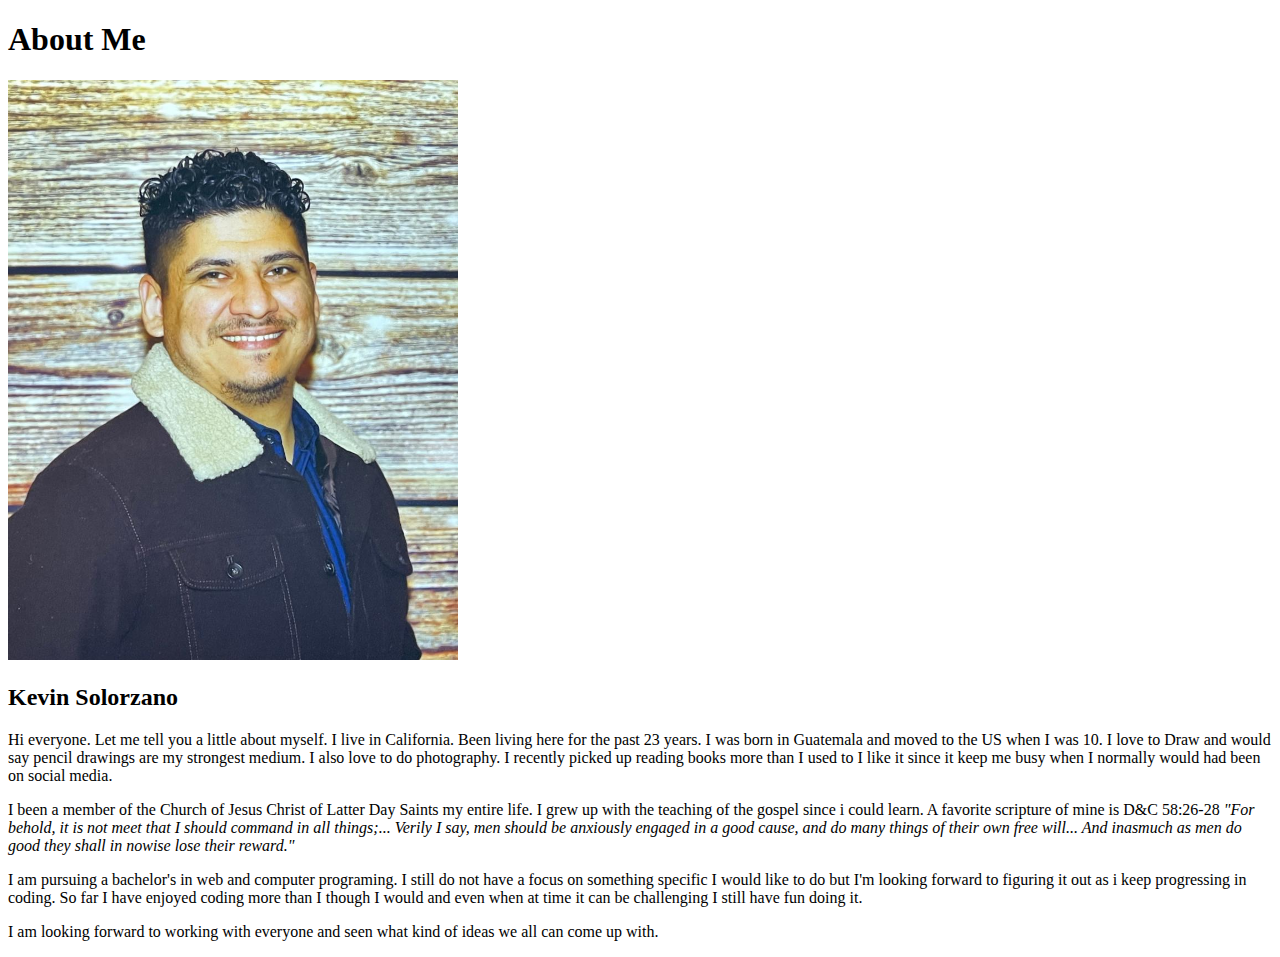
<file: aboutme/index.html>
<!DOCTYPE html>
<html lang="en">
<head>
    <meta charset="UTF-8">
    <meta http-equiv="X-UA-Compatible" content="IE=edge">
    <meta name="viewport" content="width=device-width, initial-scale=1.0">
    <title>All About Me</title>
</head>
<body>
    <h1>About Me</h1>
    <img alt="Image of Me" src="images/me.jpg"
    width="450"
    height="580" />
    <h2>Kevin Solorzano</h2>
    <p>Hi everyone. Let me tell you a little about myself. I live in California. Been living here for the past 23 years. I was born in Guatemala and moved to the US when I was 10. I love to Draw and would say pencil drawings are my strongest medium. I also love to do photography. I recently picked up reading books more than I used to I like it since it keep me busy when I normally would had been on social media.
     </p>
        
    <p>I been a member of the Church of Jesus Christ of Latter Day Saints my entire life. I grew up with the teaching of the gospel since i could learn. A favorite scripture of mine is D&C 58:26-28 <em>"For behold, it is not meet that I should command in all things;... Verily I say, men should be anxiously engaged in a good cause, and do many things of their own free will... And inasmuch as men do good they shall in nowise lose their reward."</em></p>

    <p>I am pursuing a bachelor's in web and computer programing. I still do not have a focus on something specific I would like to do but I'm looking forward to figuring it out as i keep progressing in coding. So far I have enjoyed coding more than I though I would and even when at time it can be challenging I still have fun doing it.</p>

    <p>I am looking forward to working with everyone and seen what kind of ideas we all can come up with.</p>
</body>
</html>
</file>
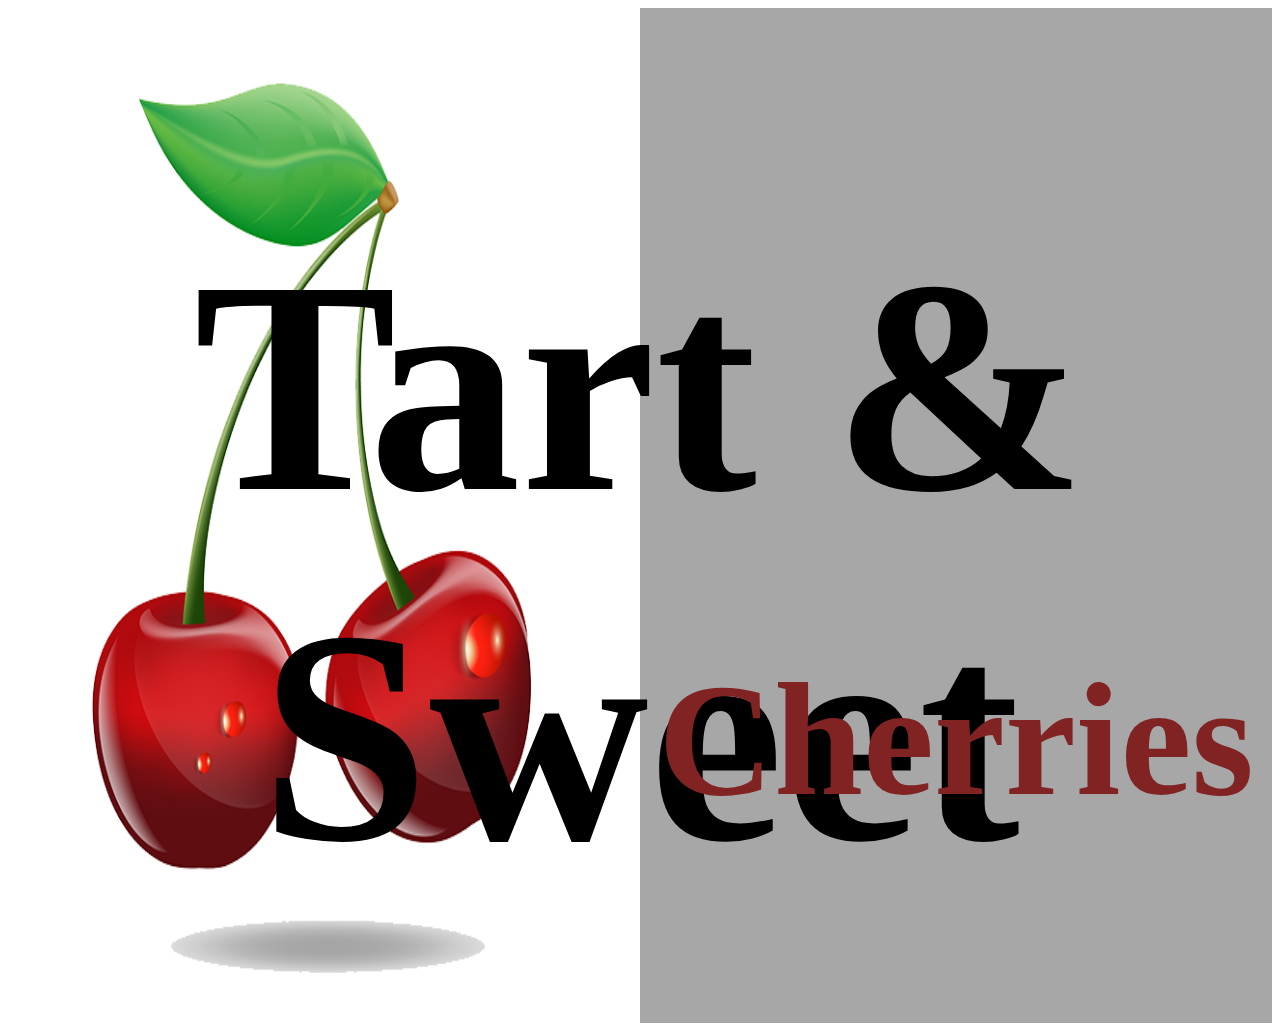
<file: challenge/index.html>
<!DOCTYPE html>
<html lang="en">
<head>
    <meta charset="UTF-8">
    <meta http-equiv="X-UA-Compatible" content="IE=edge">
    <meta name="viewport" content="width=device-width, initial-scale=1.0">
    <title>Challange</title>
    <link rel = "stylesheet" href="styles/styles.css" />
</head>
<body>
    <main class="home-grid">
        <h1>Tart & Sweet</h1>
        <img id="main-image" src="images/cherries.png" alt="cherries">
        <h2>Cherries</h2>
        <div id="box"></div>
    </main>
</body>
</html>
</file>
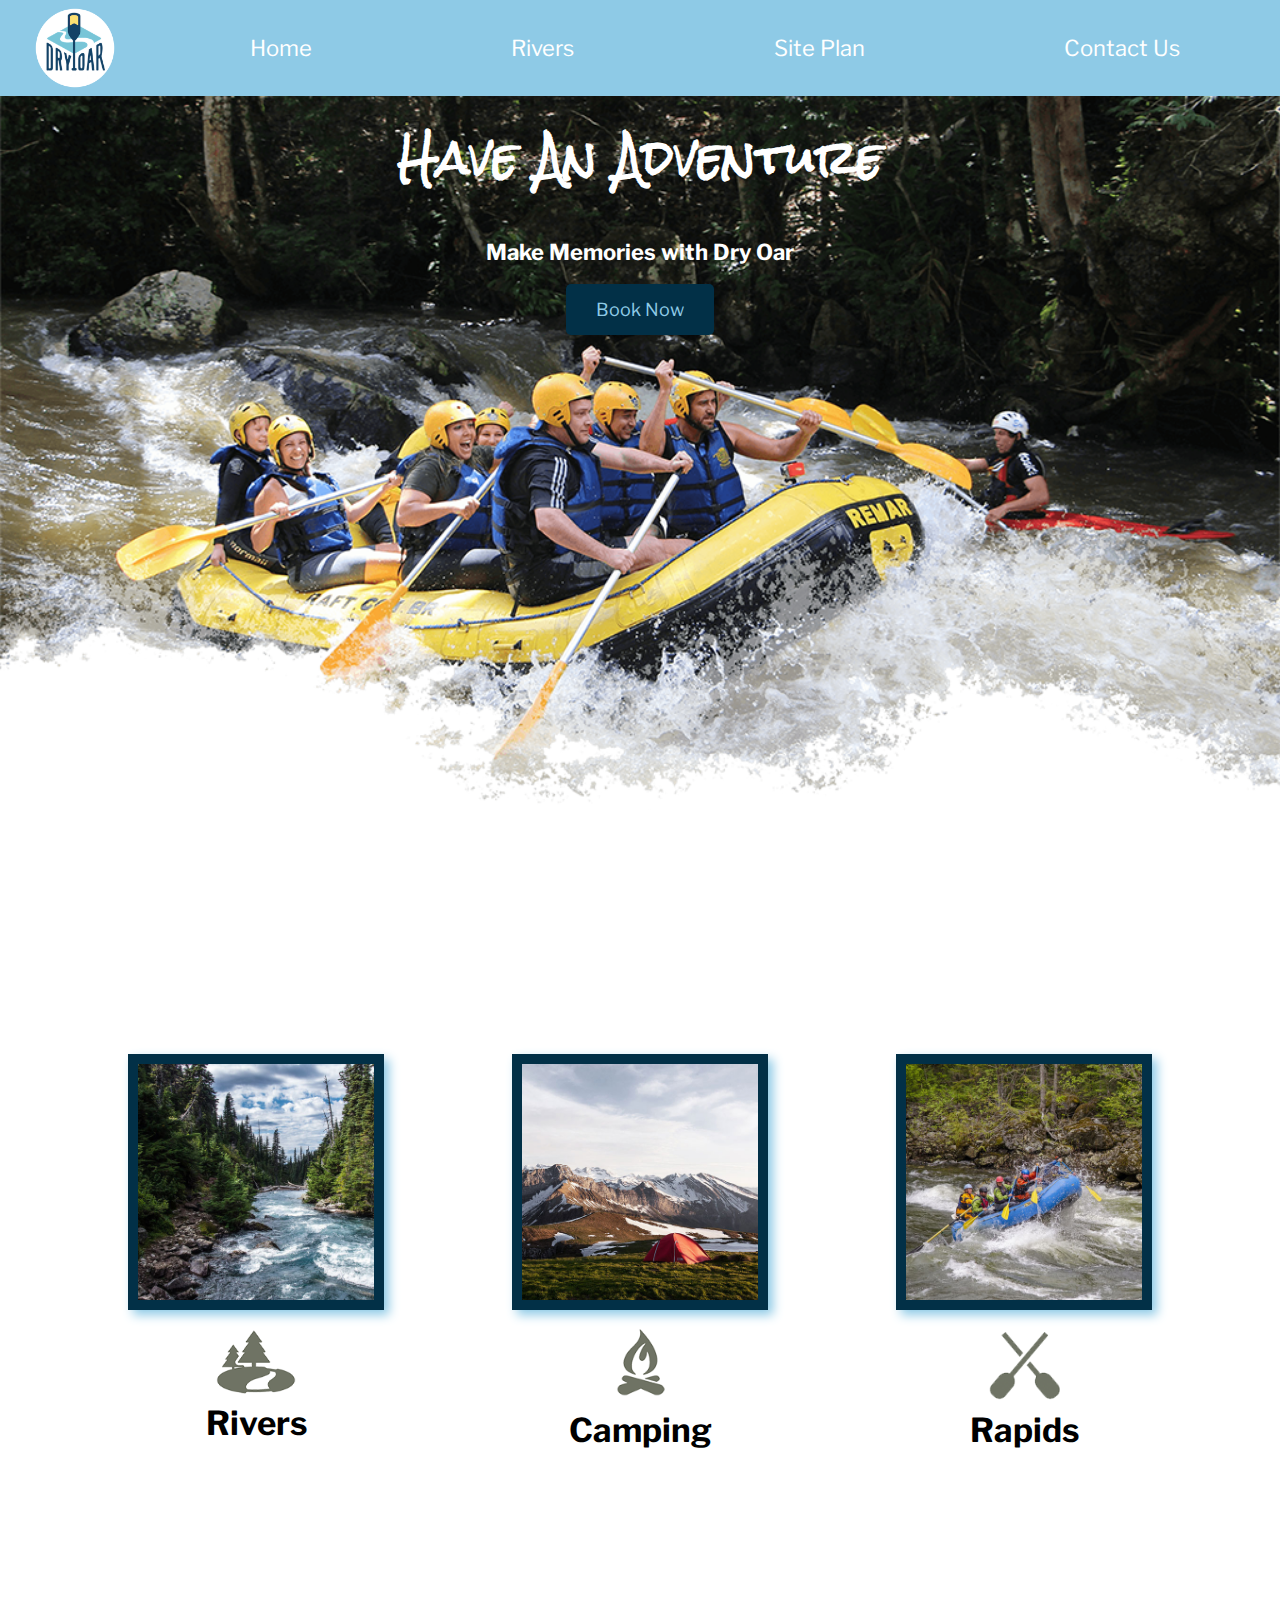
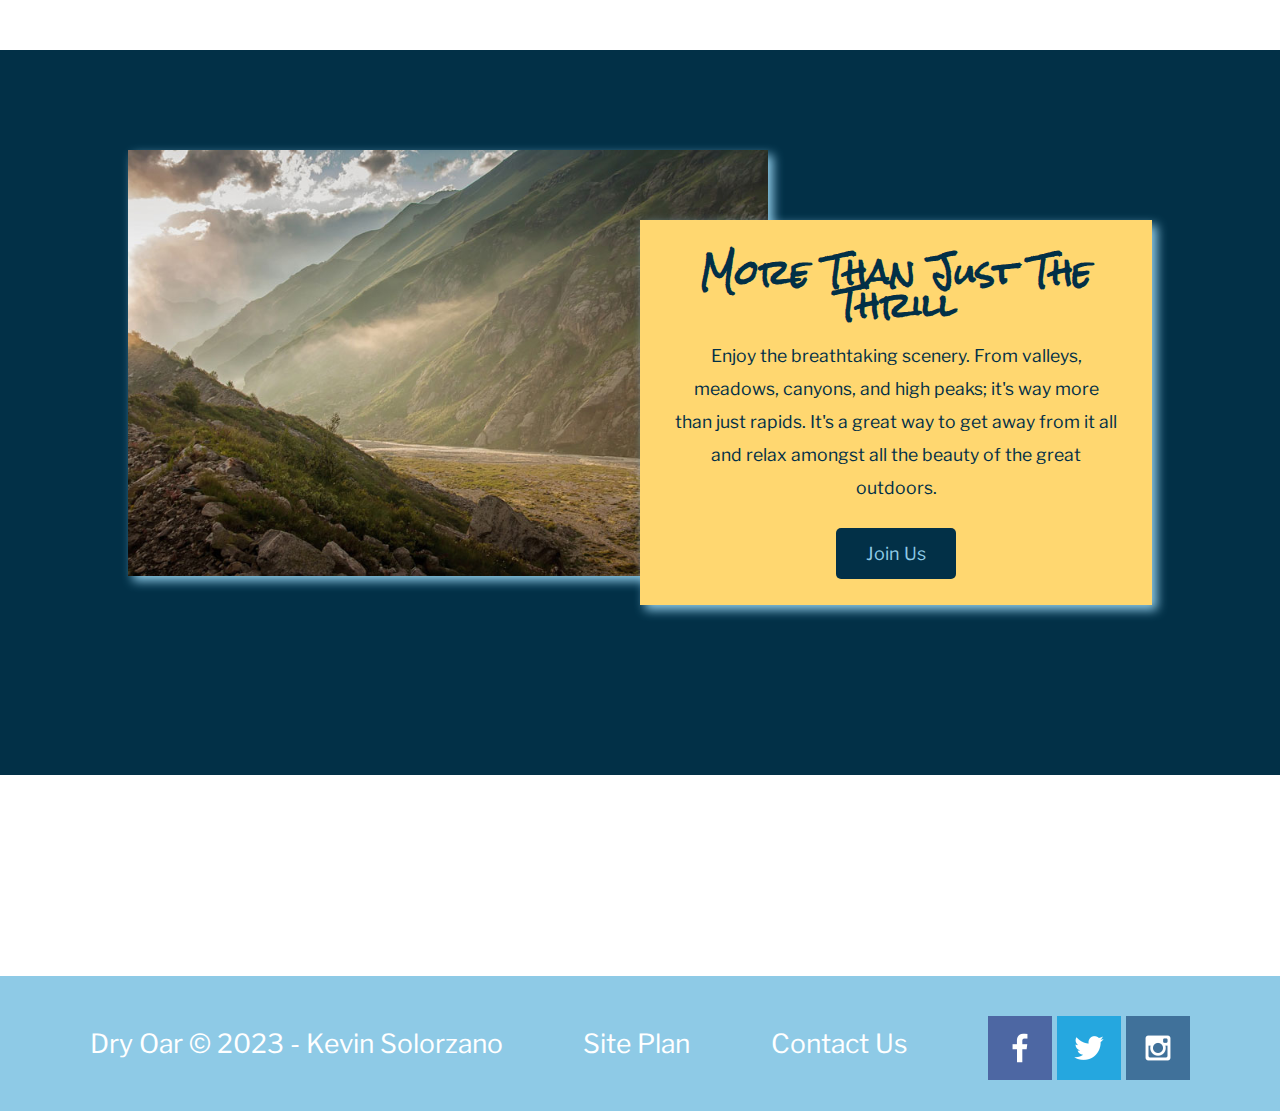
<file: wwr/index.html>
<!DOCTYPE html>
<html lang="en">
<head>
    <meta charset="UTF-8">
    <meta http-equiv="X-UA-Compatible" content="IE=edge">
    <meta name="viewport" content="width=device-width, initial-scale=1.0">
    <link rel="stylesheet" href="styles/style.css">
    <title>Whitewater Rafting Vacations | Dry Oar Boating | Home</title>
</head>
<body>
    <div id="content">
        <header>
            <a id="logo_link" href="index.html">
                <img class="logo" src="images/logo.png" alt="Dry Oar Logo">
            </a> 
            <nav>
                <a href="index.html">Home</a>
                <a href="rivers.html">Rivers</a>
                <a href="site-plan-rafting.html">Site Plan</a>
                <a href="contactus.html">Contact Us</a>
            </nav>
                
        </header>
        <div id="hero">
            <div id="hero-box">
                <img id="hero-img" src="images/hero.png" alt="People enjoying white water rafting">
            </div>
            <section id="hero-msg">
                <h1 class="home-title">Have An Adventure</h1>
                <h4>Make Memories with Dry Oar </h4>
                <div class='buttom-box'>
                    <a class='book' href="contactus.html">Book Now</a>
                </div>
            </section>
        </div>
        <main class="home-grid">
            <section class="rivers-card">
                <img class="card-img" src="images/rivers.jpg" alt="river in forest">
                <img class="icon" src="images/river_icon.png" alt="river icon">
                <h2>Rivers</h2>
            </section>
            <section class="camping-card">
                <img class="card-img" src="images/camping.jpg" alt="tent in mountains">
                <img class="icon" src="images/fire_icon.png" alt="fire icon">
                <h2>Camping</h2>
            </section>
            <section class="rapids-card">
                <img class="card-img" src="images/rapids.jpg" alt="rafting boat">
                <img class="icon" src="images/oars.png" alt="oars icon">
                <h2>Rapids</h2>
            </section>
            <div id="background"></div>
            <img class="mountains" src="images/mountains.jpg" alt="Misty mountains">
            <section class="msg">
                <h2>More Than Just The Thrill</h2>
                <p> Enjoy the breathtaking scenery. From valleys, meadows, canyons, and high peaks; it's way more than just rapids. It's a great way to get away from it all and relax amongst all the beauty of the great outdoors. </p>
                <a class="join" href="river.html">Join Us</a>
            </section>
        </main>
        <footer>
            <p>Dry Oar &copy; 2023 - Kevin Solorzano</p>
            <p><a href="site-plan-rafting.html">Site Plan</a></p>
            <p><a href="contactus.html">Contact Us</a></p>
            <div class="social">
                <a href="http://facebook.com" target="_blank">
                    <img src="images/facebook.png" alt="fb icon">
                </a>
                <a href="https://twitter.com" target="_blank">
                    <img src="images/twitter.png" alt="twitter icon">
                </a>
                <a href="https://instagram.com" target="_blank">
                    <img src="images/instagram.png" alt="instagram icon">
                </a>
            </div>
        </footer>
    </div>
</body>
</html>
</file>
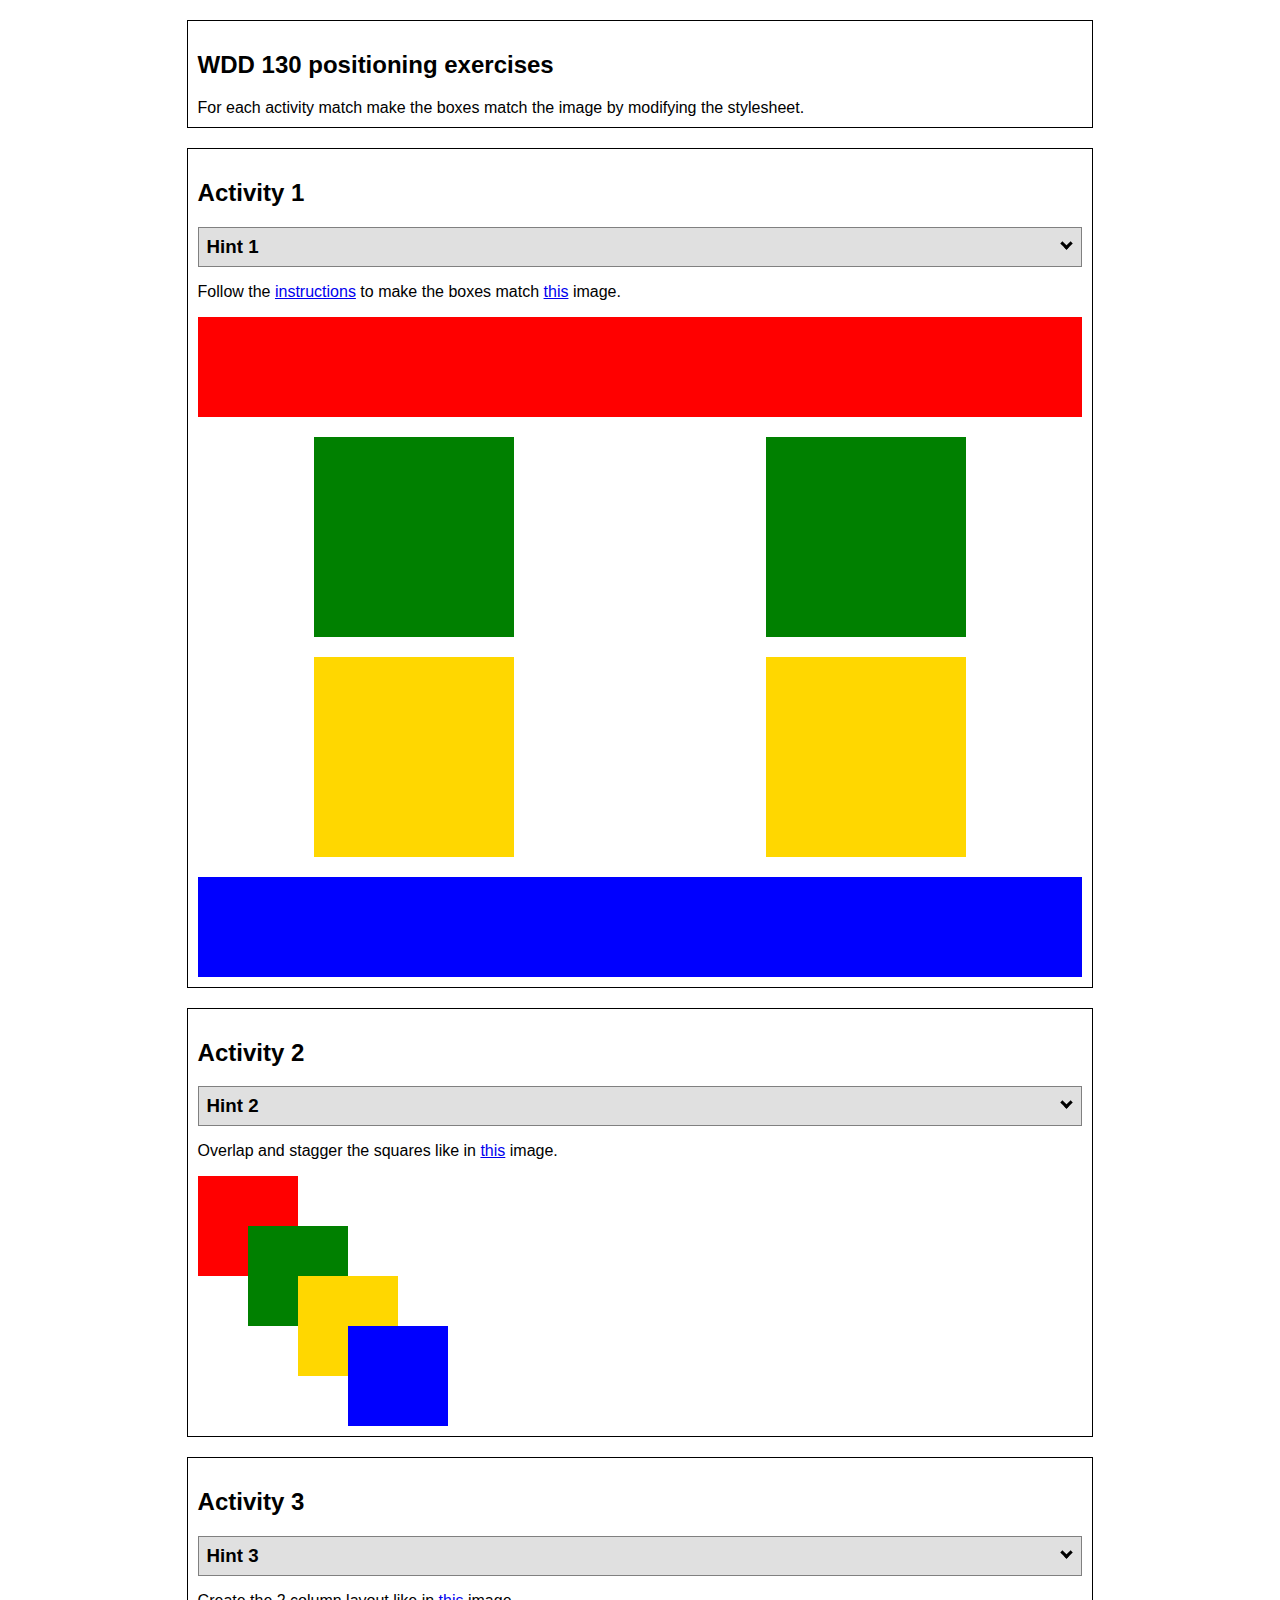
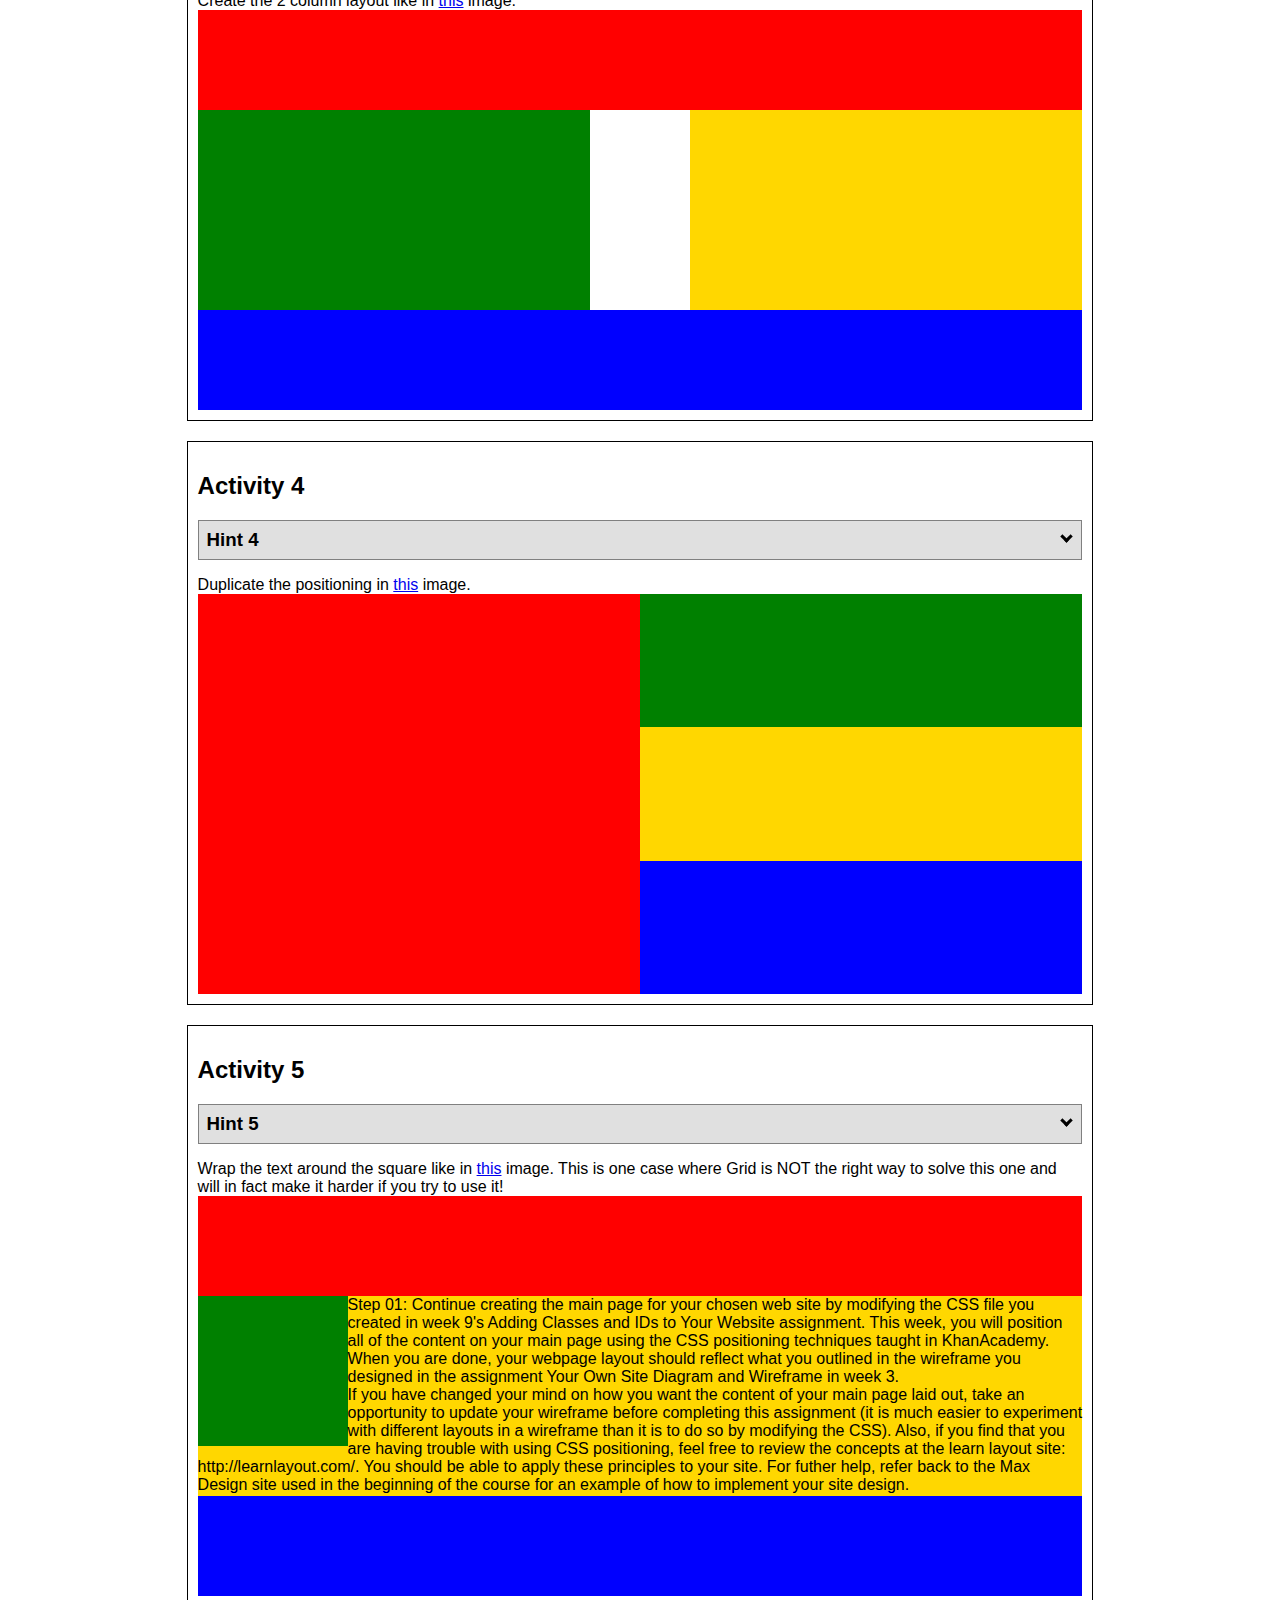
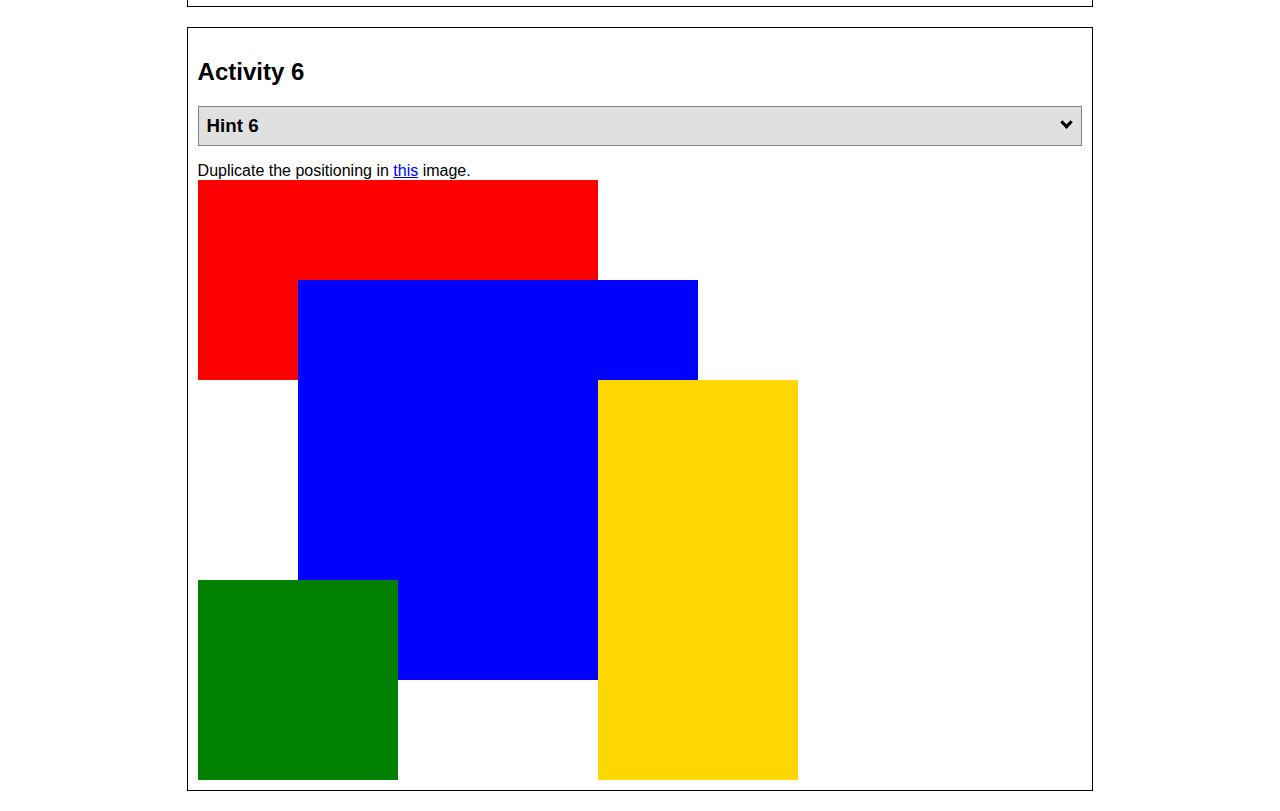
<file: positioning.html>
<!DOCTYPE html>
<html lang="en">
  <head>
    <!-- HTML - Name: positioning.html -->
    <title>Positioning Activity</title>
    <link rel="stylesheet" type="text/css" href="positionstyles.css" />
  </head>
  <body>
    <div class="activity">
      <h2>WDD 130 positioning exercises</h2>
      For each activity match make the boxes match the image by modifying the stylesheet.</div>
    <div class="activity">
      <h2>Activity 1</h2>
      <section class="hint"><input type="checkbox" ><i></i> <h3>Hint 1</h3><div><p>Check out the <a href="https://byui-wdd.github.io/wdd130/activities/w06-css-positioning.html" target="_blank">activity instructions</a> in Ilearn!</p></div></section>
      <p>Follow the <a href="https://byui-wdd.github.io/wdd130/activities/w06-css-positioning.html" target="_blank">instructions</a> to make the boxes match  <a href="https://byui-wdd.github.io/wdd130/images/example1.png" target="_blank">this</a> image.</p>
      <div class="content1" >
        <div class="red1" ></div>
        <div class="green1" ></div>
        <div class="green1" ></div>
        <div class="yellow1"></div>
        <div class="yellow1"></div>
        <div class="blue1"></div>
      </div>
    </div>
    <div class="activity">
      <h2>Activity 2</h2>
      <section class="hint"><input type="checkbox" > <h3>Hint 2</h3><i></i><div>
      <ul>
      <li>grid-template-columns: 50px 50px 50px 50px 50px </li></ul></div></section>
      <p>Overlap and stagger the squares like in <a href="https://byui-wdd.github.io/wdd130/images/example2.png" target="_blank">this</a> image.</p>
      <div class="content2" >
        <div class="red2" ></div>
        <div class="green2" ></div>
        <div class="yellow2"></div>
        <div class="blue2"></div>
      </div>
    </div>
    <div class="activity">
      <h2>Activity 3</h2>
      <section class="hint"><input type="checkbox" > <h3>Hint 3</h3><i></i><div><p>This one is going to be best solved with CSS Grid. Remember to make the boxes the right width first...then start moving them around. </p><h4>Properties used:</h4><ul><li>display:grid;</li><li>grid-template-columns:</li><li>grid-column-gap:</li>
        <li>grid-column:</li>  </ul></div></section>
      Create the 2 column layout like in <a href="https://byui-wdd.github.io/wdd130/images/example3.png" target="_blank">this</a>  image.
      <div class="content3" >
        <div class="red3" ></div>
        <div class="green3" ></div>
        <div class="yellow3"></div>
        <div class="blue3"></div>
      </div>
    </div>
    <div class="activity">
      <h2>Activity 4</h2>
      <section class="hint"><input type="checkbox" > <h3>Hint 4</h3><i></i><div><p>For the others we have been primarily concerned with width. For this one you will need to adjust height as well. </p><h4>Properties used:</h4><ul><li>display:grid;</li><li>grid-template-columns:</li><li>grid-row:</li></ul></div></section>
      Duplicate the positioning in <a href="https://byui-wdd.github.io/wdd130/images/example4.png" target="_blank">this</a> image. 
      <div class="content4" >
        <div class="red4" ></div>
        <div class="green4" ></div>
        <div class="yellow4"></div>
        <div class="blue4"></div>
      </div>
    </div>

    <div class="activity">
      <h2>Activity 5</h2>
      <section class="hint"><input type="checkbox" > <h3>Hint 5</h3><i></i><div><p>Grid is <strong>not</strong> the right way to do this.  In fact there is only one way to really do that...and that is with float. Remember that we float the thing we want the text to wrap around.  Also remember to start by making all the shapes the right size and shape.</p><h4>Properties used:</h4><ul><li>float: left;</li></ul></div></section>
      Wrap the text around the square like in <a href="https://byui-wdd.github.io/wdd130/images/example5.png" target="_blank">this</a> image. This is one case where Grid is NOT the right way to solve this one and will in fact make it harder if you try to use it!
      <div class="content5" >
        <div class="red5" ></div>
        <div class="green5" ></div>
        <div class="yellow5">Step 01: Continue creating the main page for your chosen web site by modifying the CSS file you created in week 9's Adding Classes and IDs to Your Website assignment. This week, you will position all of the content on your main page using the CSS positioning techniques taught in KhanAcademy. When you are done, your webpage layout should reflect what you outlined in the wireframe you designed in the assignment Your Own Site Diagram and Wireframe in week 3. <br />
          If you have changed your mind on how you want the content of your main page laid out, take an opportunity to update your wireframe before completing this assignment (it is much easier to experiment with different layouts in a wireframe than it is to do so by modifying the CSS). Also, if you find that you are having trouble with using CSS positioning, feel free to review the concepts at the learn layout site: http://learnlayout.com/. You should be able to apply these principles to your site. For futher help, refer back to the Max Design site used in the beginning of the course for an example of how to implement your site design.</div>
        <div class="blue5"></div>
      </div>
    </div>
    <div class="activity">
      <h2>Activity 6</h2>
      <section class="hint"><input type="checkbox" > <h3>Hint 6</h3><i></i><div><p>This one is all about visualizing the grid behind the layout. If you are having a hard time doing that first: all the sizes are even multiples of 100, and second here is another example with the lines drawn: <a href="https://byui-wdd.github.io/wdd130/images/example6-hint.png" target="_blank">example 6 with lines</a>. For this one you will find it easiest if you use px for the column width. You can also use <kbd>z-index</kbd> to control the element layering.    </p><h4>Properties used:</h4><ul><li>display:grid;</li><li>grid-template-columns:</li><li>grid-column:</li><li>grid-row:</li><li><a href="https://www.w3schools.com/cssref/pr_pos_z-index.asp" target="_blank">z-index:</a></li></ul></div></section>
      Duplicate the positioning in <a href="https://byui-wdd.github.io/wdd130/images/example6.png" target="_blank">this</a> image.
      <div class="content6" >
        <div class="red6" ></div>
        <div class="green6" ></div>
        <div class="yellow6"></div>
        <div class="blue6"></div>
      </div>
    </div>
  </body>
</html>
</file>
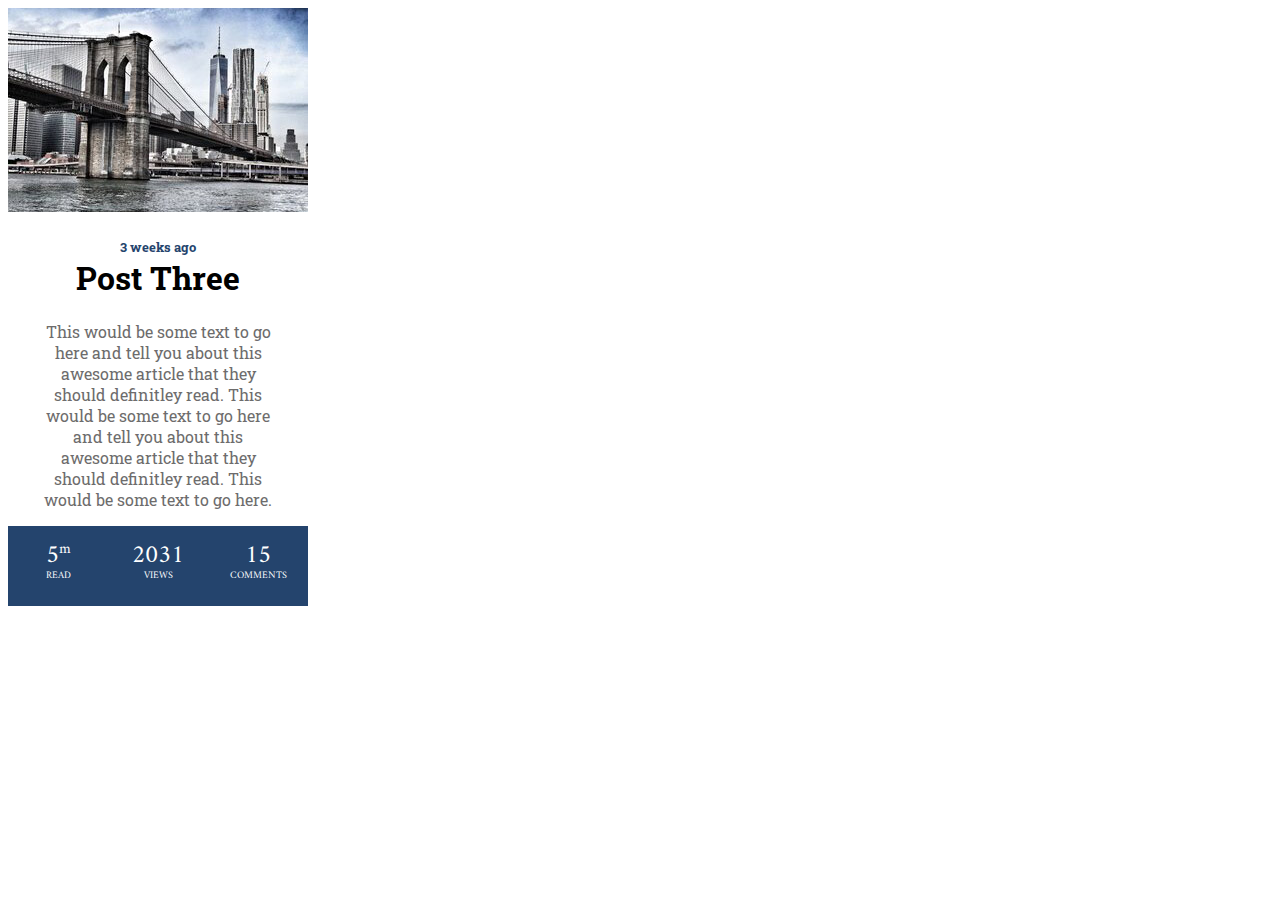
<file: challenge/challange9.html>
<!DOCTYPE html>
<html lang="en">
<head>
    <meta charset="UTF-8">
    <meta http-equiv="X-UA-Compatible" content="IE=edge">
    <meta name="viewport" content="width=device-width, initial-scale=1.0">
    <title>Challange</title>
    <link rel = "stylesheet" href="styles/challange9.css" />
</head>
<body>
    <main>
        <div class="hero-image">
            <img src="images/w09_ice_img.jpg" alt="bridge">
        </div>
        <section id="content">
            <h5 class="top-header">3 weeks ago</h5>
            <h1 class="main-header">Post Three</h1>
            <p class=" paragraph">This would be some text to go here and tell you about this awesome article that they should definitley read. 
            This would be some text to go here and tell you about this awesome article that they should definitley read.
            This would be some text to go here.
            </p>
        </section>
        <section id="footer-content">
            <p class="left-top">5<sup>m</sup></p>
            <P class="left-bottom">READ</P>
            <p class="center-top">2031</p>
            <p class="center-bottom">VIEWS</p>
            <p class="right-top">15</p>
            <p class="right-bottom">COMMENTS</p>
        </section>
    </main>
    
</body>
</html>
</file>
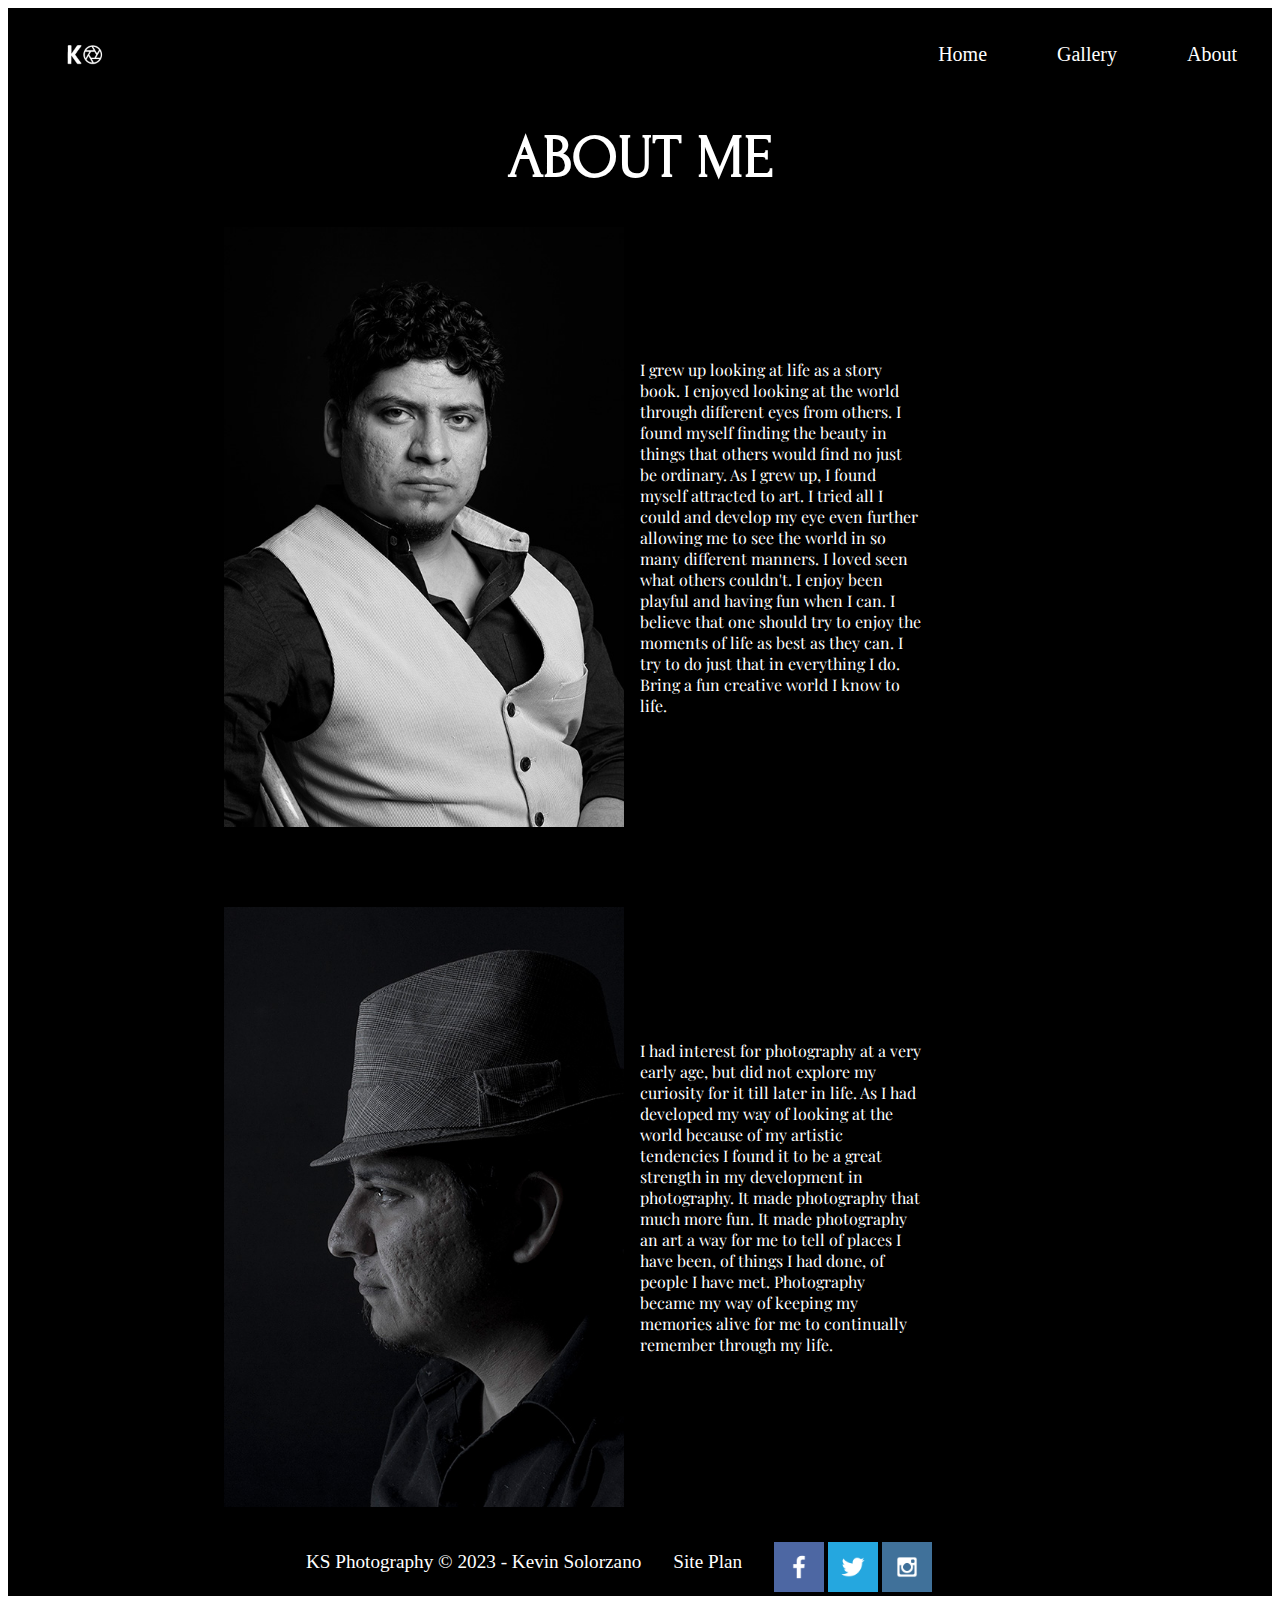
<file: ksphotography/about.html>
<!DOCTYPE html>
<html lang="en">
<head>
    <meta charset="UTF-8">
    <meta http-equiv="X-UA-Compatible" content="IE=edge">
    <meta name="viewport" content="width=device-width, initial-scale=1.0">
    <link rel="stylesheet" href="styles/style.css">
    <title>KS Photography | Home</title>
</head>
<body>
    <div id="content">
        <header>
            <a id="logo_link" href="index.html">
                <img class="logo" src="images/ksphotographywhitelogo.png" alt="KS Photography Logo">
            </a>
            <nav>
                <a href="index.html">Home</a>
                <a href="gallery.html">Gallery</a>
                <a href="about.html">About</a>
            </nav>
        </header>
        <main class="about-grid">
            <section class="about-title">
                <h1>ABOUT ME</h1>
            </section>
            <div class="about-me-image">
                <img id="head-shot" src="images/aboutme_portrait.jpg" alt="Portrait">
                <div class="overlay">My name is Kevin</div>
            </div>
            <div class="about-content">
                <p>
                    I grew up looking at life as a story book. I enjoyed looking at the world through different eyes from others. I found myself finding the beauty in things that others would find no just be ordinary. As I grew up, I found myself attracted to art. I tried all I could and develop my eye even further allowing me to see the world in so many different manners. I loved seen what others couldn't. I enjoy been playful and having fun when I can. I believe that one should try to enjoy the moments of life as best as they can. I try to do just that in everything I do. Bring a fun creative world I know to life.
                </p>
            </div>
            <div class="about-me-portrait">
                <img id="portrait" src="images/aboutme_portraithat.jpg" alt="Portrait">
            </div>
            <div class="about-content2">
                <p>
                    I had interest for photography at a very early age, but did not explore my curiosity for it till later in life. As I had developed my way of looking at the world because of my artistic tendencies I found it to be a great strength in my development in photography.  It made photography that much more fun. It made photography an art a way for me to tell of places I have been, of things I had done, of people I have met. Photography became my way of keeping my memories alive for me to continually remember through my life. 
                </p>
            </div>
        </main>
        <footer>
            <p class="copy-right">KS Photography &copy; 2023 - Kevin Solorzano</p>
            <p class="site-plan"><a href="site-plan.html">Site Plan</a></p>
            <div class="social">
                <a href="http://facebook.com" target="_blank">
                    <img src="images/facebook.png" alt="fb icon">
                </a>
                <a href="https://twitter.com" target="_blank">
                    <img src="images/twitter.png" alt="twitter icon">
                </a>
                <a href="https://instagram.com" target="_blank">
                    <img src="images/instagram.png" alt="instagram icon">
                </a>
            </div>
        </footer>
    </div>
</body>
</html>
</file>
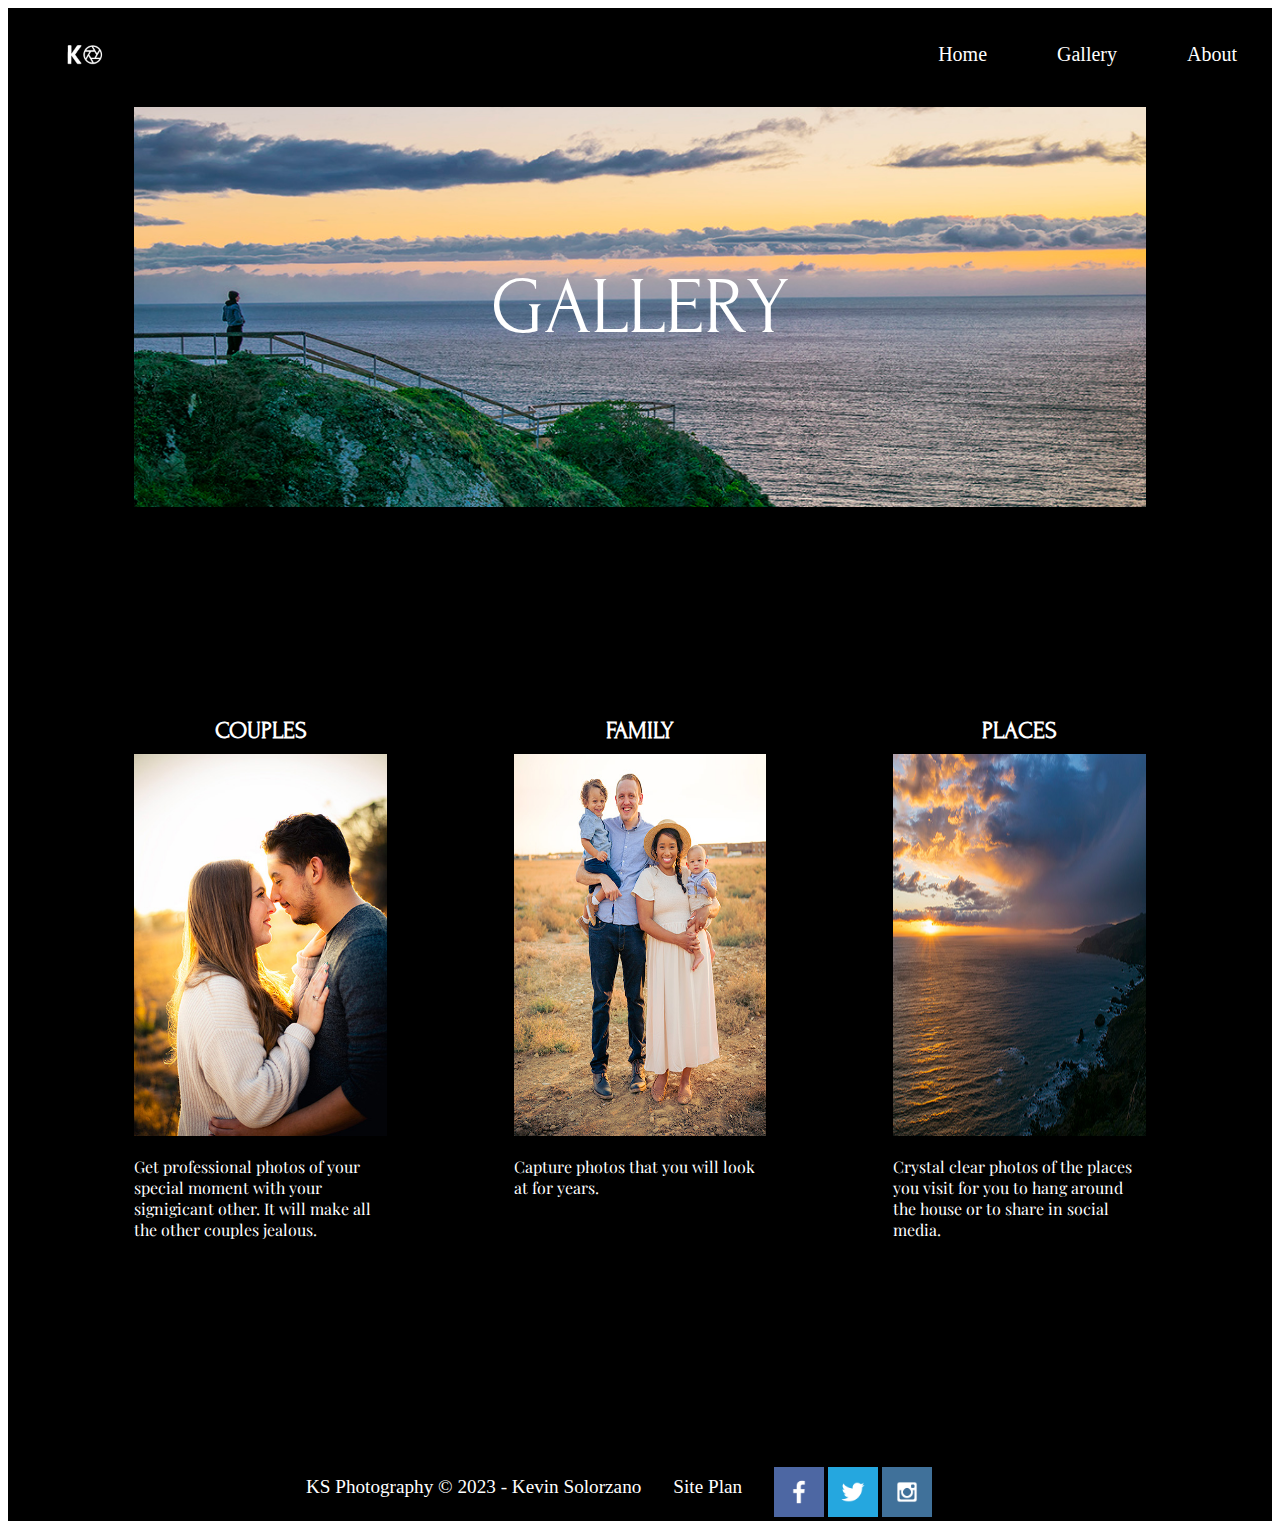
<file: ksphotography/gallery.html>
<!DOCTYPE html>
<html lang="en">
<head>
    <meta charset="UTF-8">
    <meta http-equiv="X-UA-Compatible" content="IE=edge">
    <meta name="viewport" content="width=device-width, initial-scale=1.0">
    <link rel="stylesheet" href="styles/style.css">
    <meta name="viewport" content="width=device-width, initial-scale=1.0">
    <title>KS Photography | Home</title>
</head>
<body>
    <div id="content">
        <header>
            <a id="logo_link" href="index.html">
                <img class="logo" src="images/ksphotographywhitelogo.png" alt="KS Photography Logo">
            </a>
            <nav>
                <a href="index.html">Home</a>
                <a href="gallery.html">Gallery</a>
                <a href="about.html">About</a>
            </nav>
        </header>
        <div id="hero">
                <img id="hero-img" src="images/gallery_hero_muirlookout.jpg" alt="Person looking out to the ocean">
                <div class="gallery-title">GALLERY</div>
        </div>
        <main class="gallery-grid">
            <section class="couples-card">
                <h2 class="gallery-t">COUPLES</h2>
                <img class="card-img" src="images/couple_kl_001.jpg" alt="Couple looking at each other">
                <p>
                    Get professional photos of your special moment with your signigicant other. It will make all the other couples jealous.
                </p>
            </section>
            <section class="family-card">
                <h2 class="gallery-t">FAMILY</h2>
                <img class="card-img" src="images/family_Carlton_001.jpg" alt="A family">
                <p>
                    Capture photos that you will look at for years. 
                </p>
            </section>
            <section class="place-card">
                <h2 class="gallery-t">PLACES</h2>
                <img class="card-img" src="images/gallery_place_muirlookout_001.jpg" alt="Sunset of Ocean">
                <p>
                    Crystal clear photos of the places you visit for you to hang around the house or to share in social media.
                </p>
            </section>
        </main>
        <footer>
            <p class="copy-right">KS Photography &copy; 2023 - Kevin Solorzano</p>
            <p class="site-plan"><a href="site-plan.html">Site Plan</a></p>
            <div class="social">
                <a href="http://facebook.com" target="_blank">
                    <img src="images/facebook.png" alt="fb icon">
                </a>
                <a href="https://twitter.com" target="_blank">
                    <img src="images/twitter.png" alt="twitter icon">
                </a>
                <a href="https://instagram.com" target="_blank">
                    <img src="images/instagram.png" alt="instagram icon">
                </a>
            </div>
        </footer>
    </div>
</body>
</html>
</file>
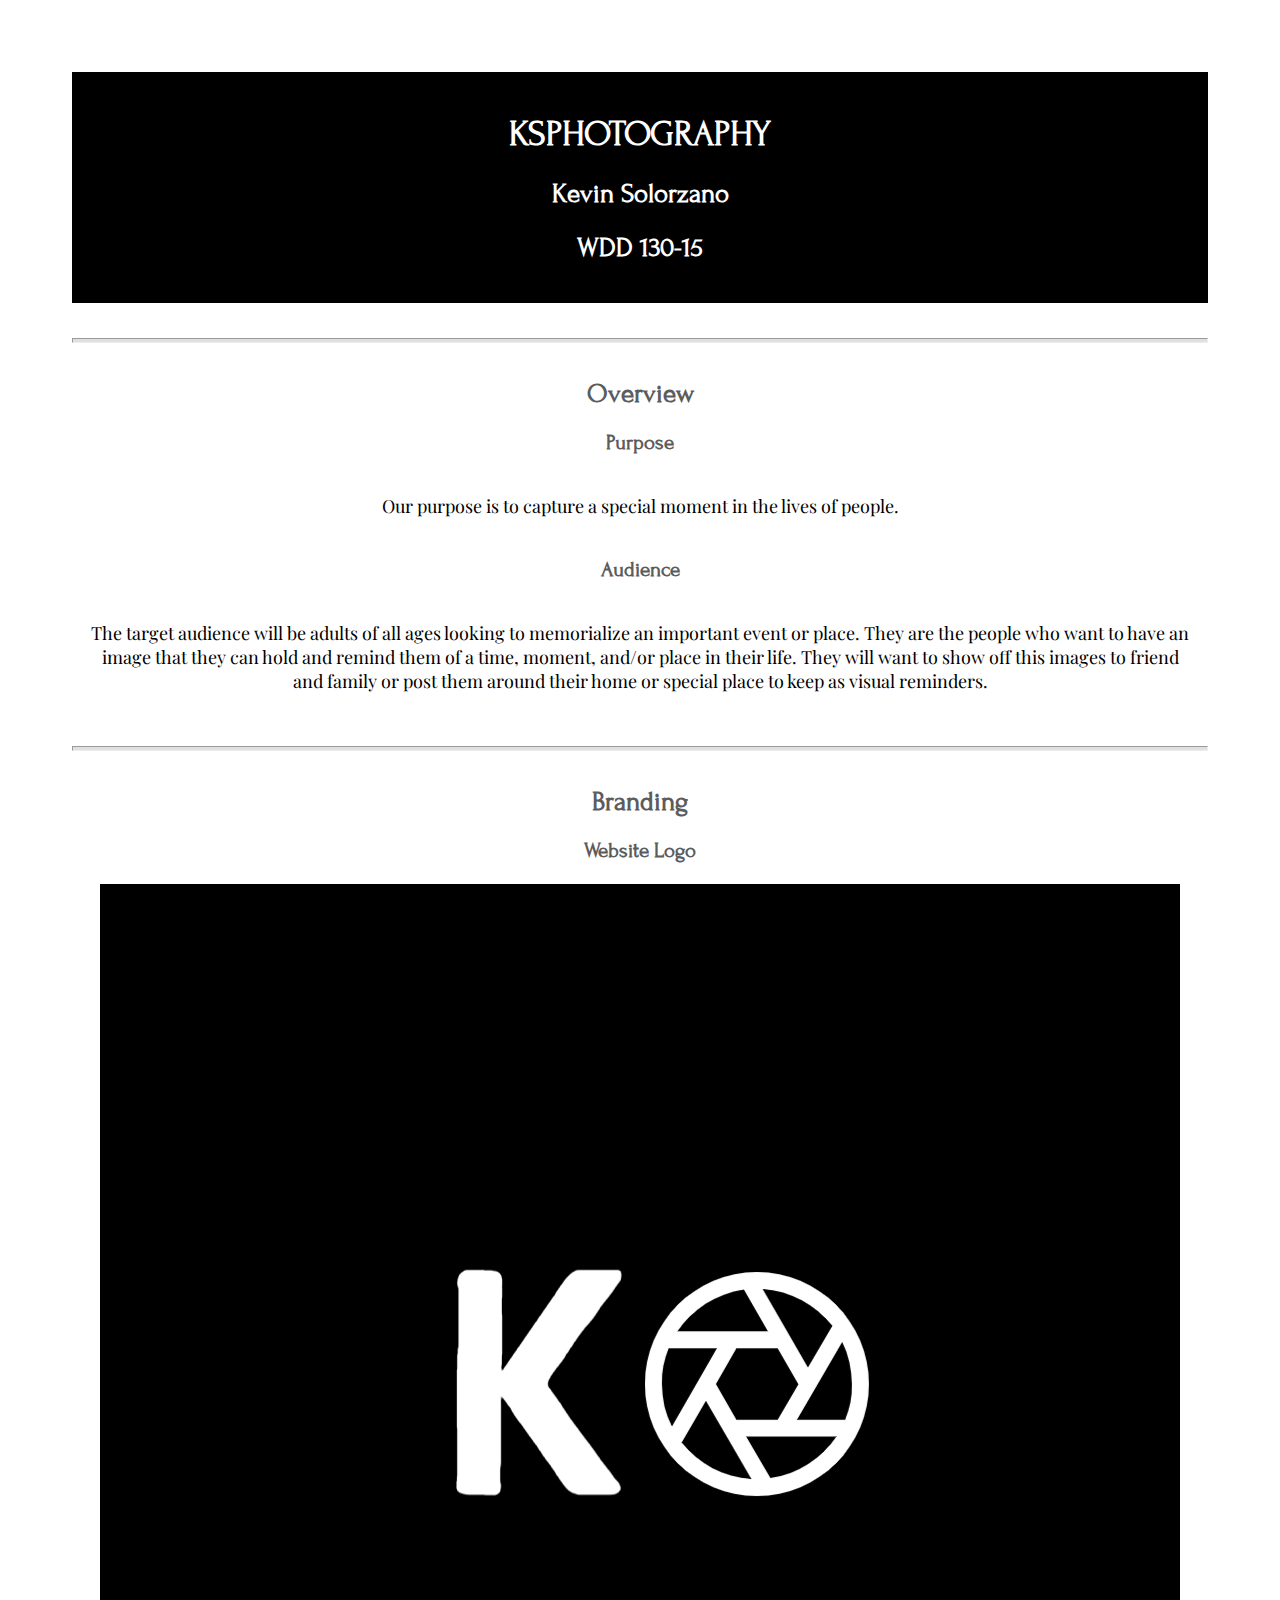
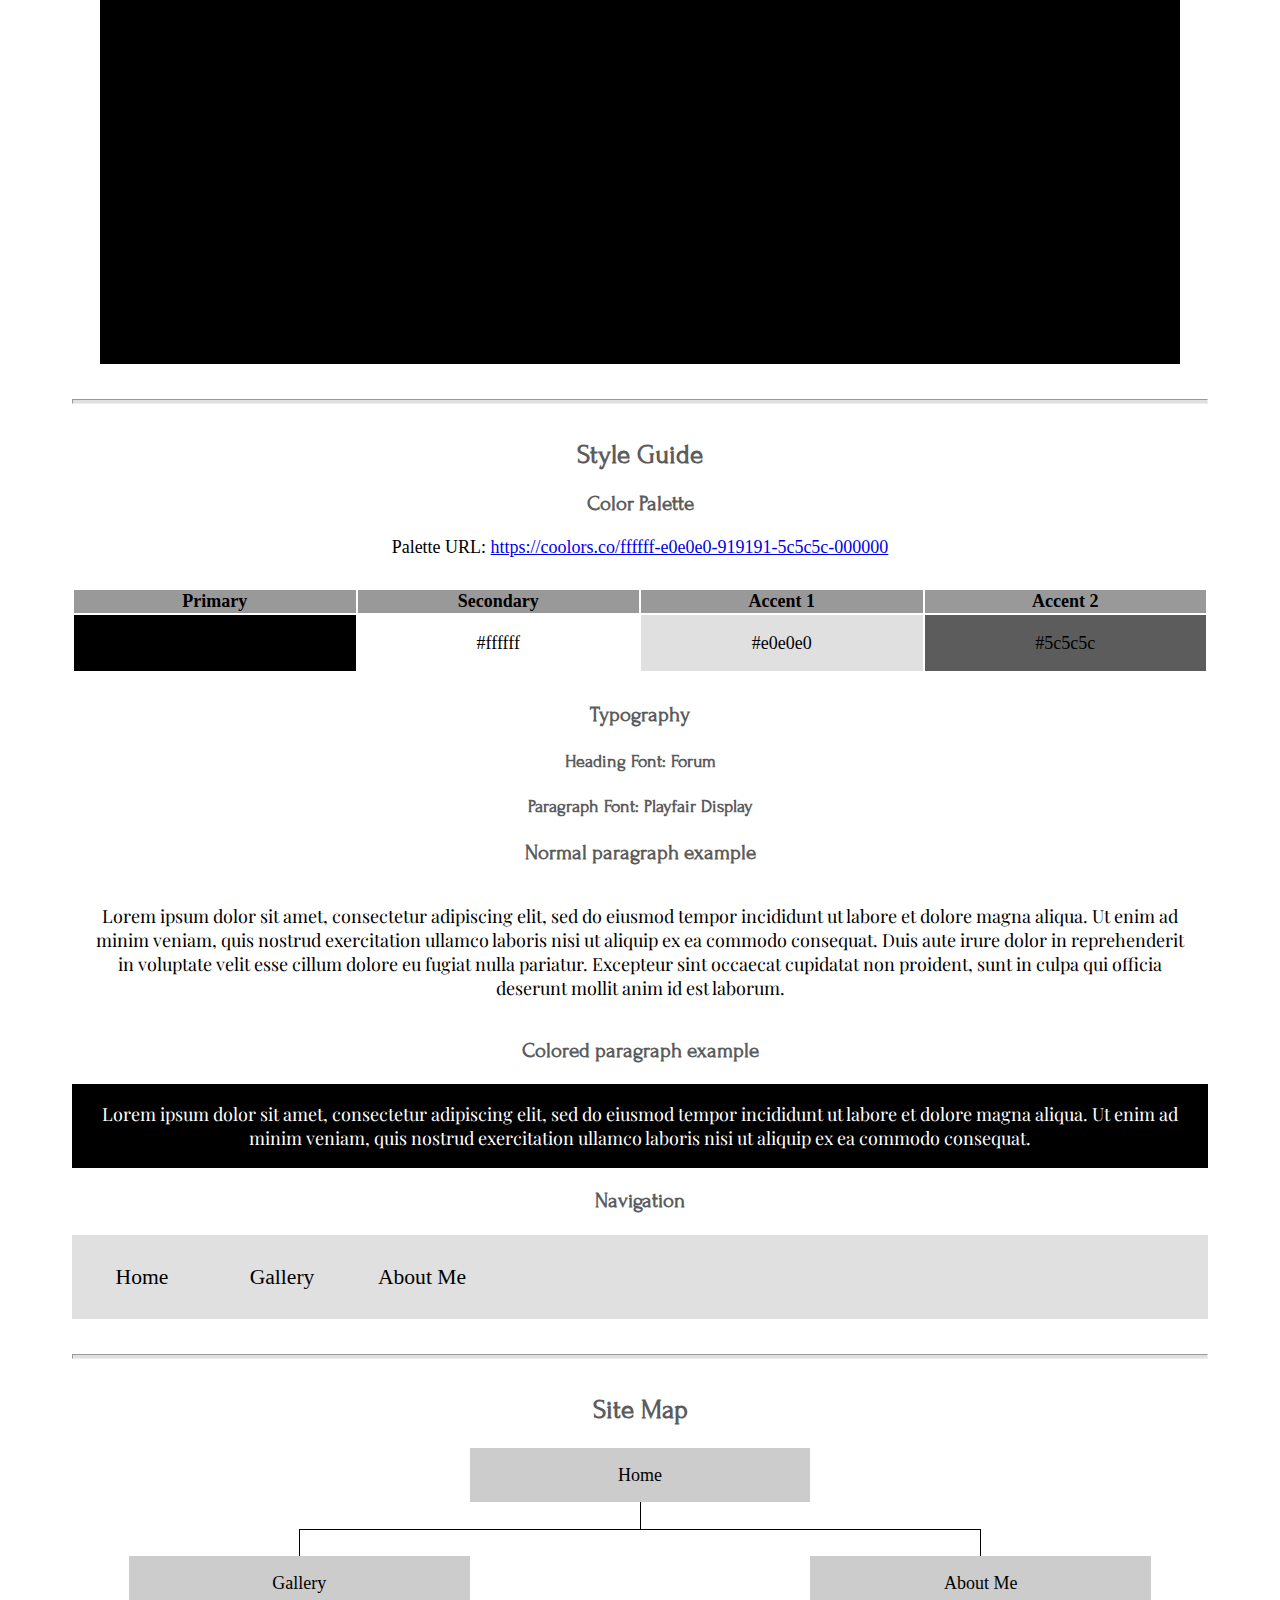
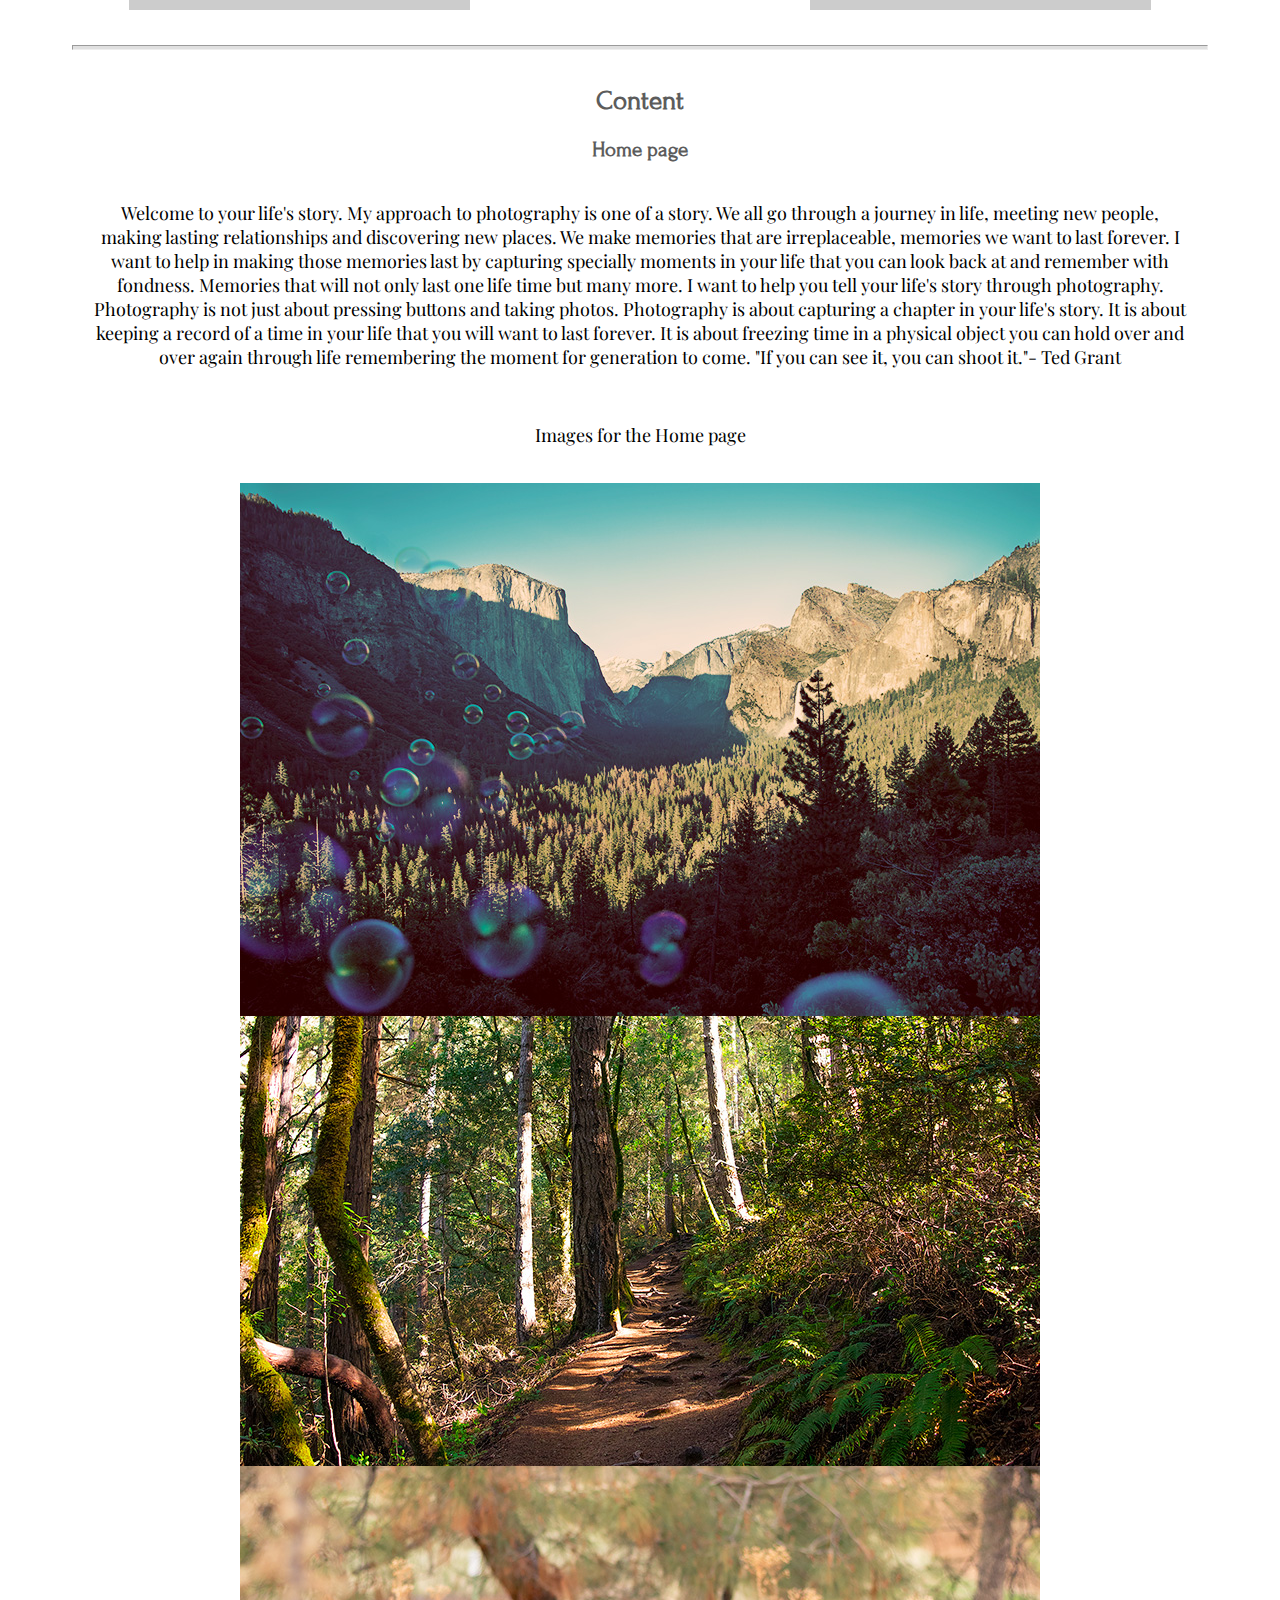
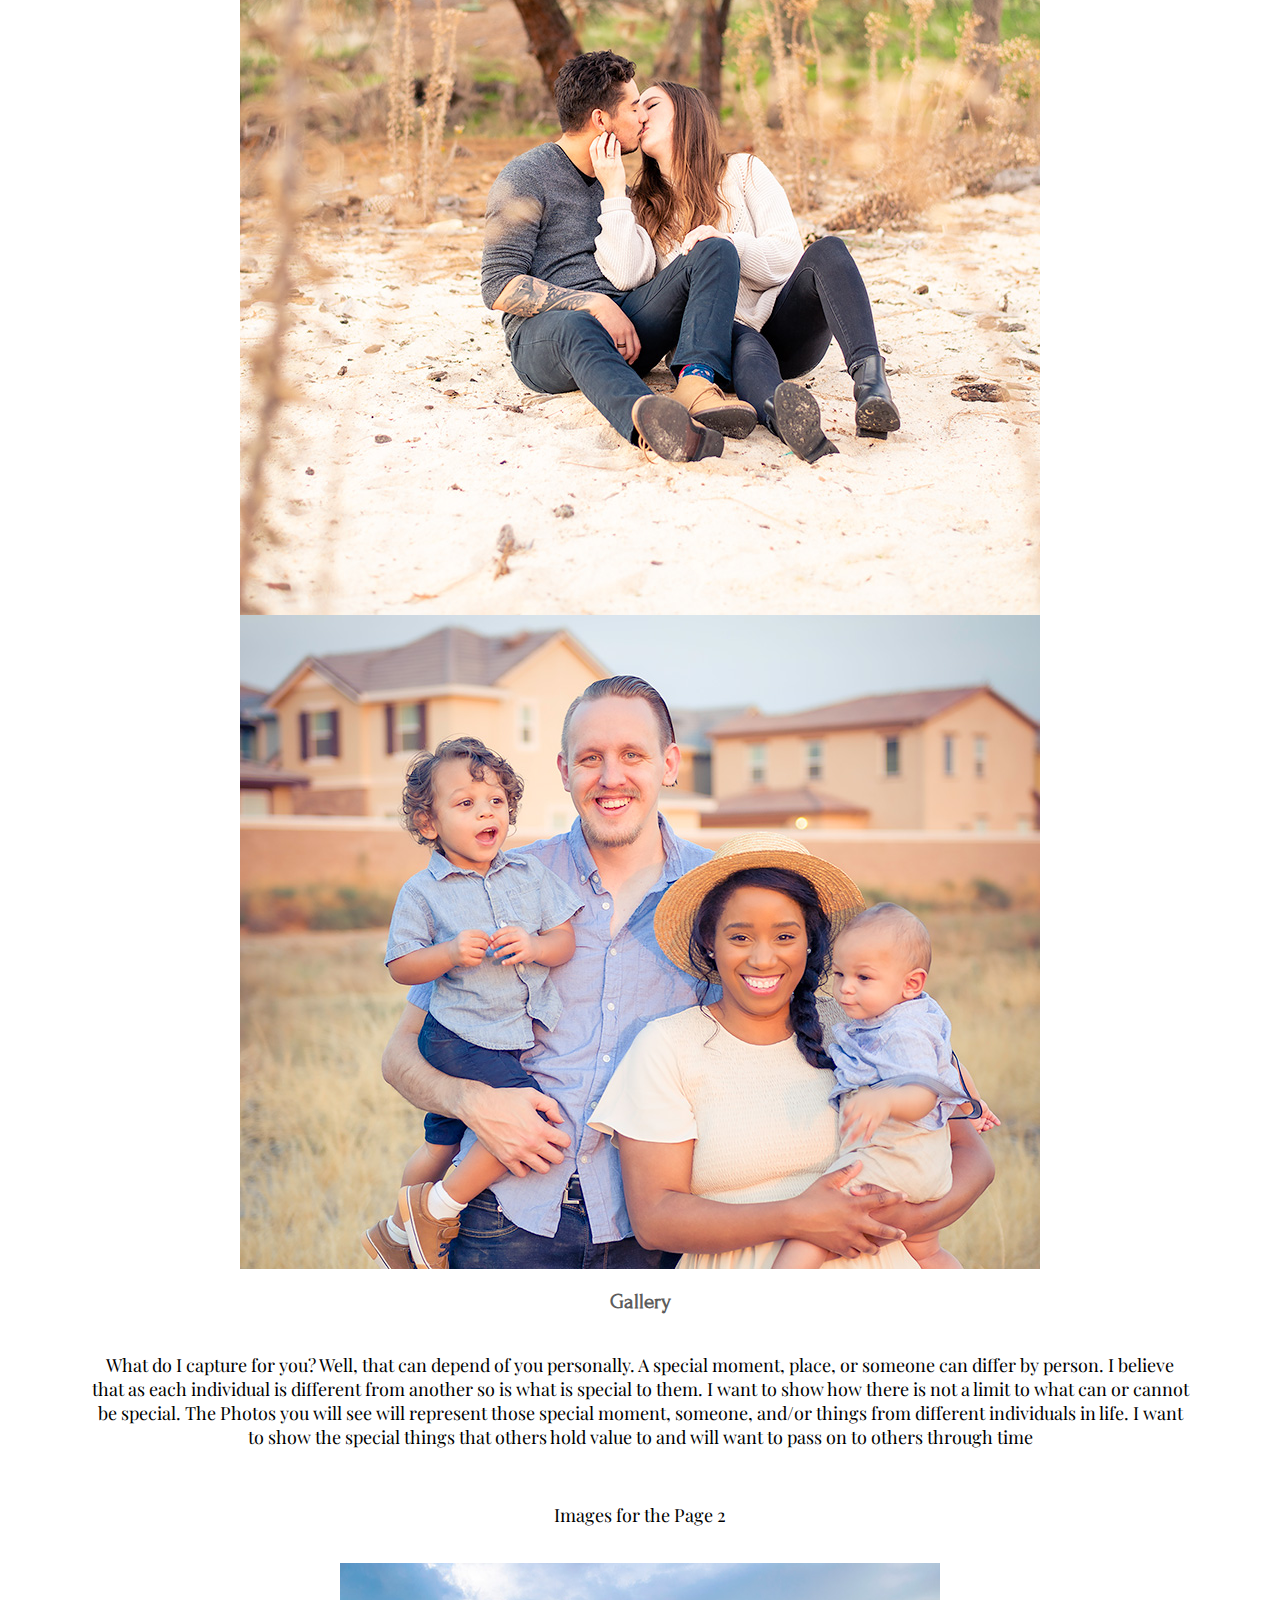
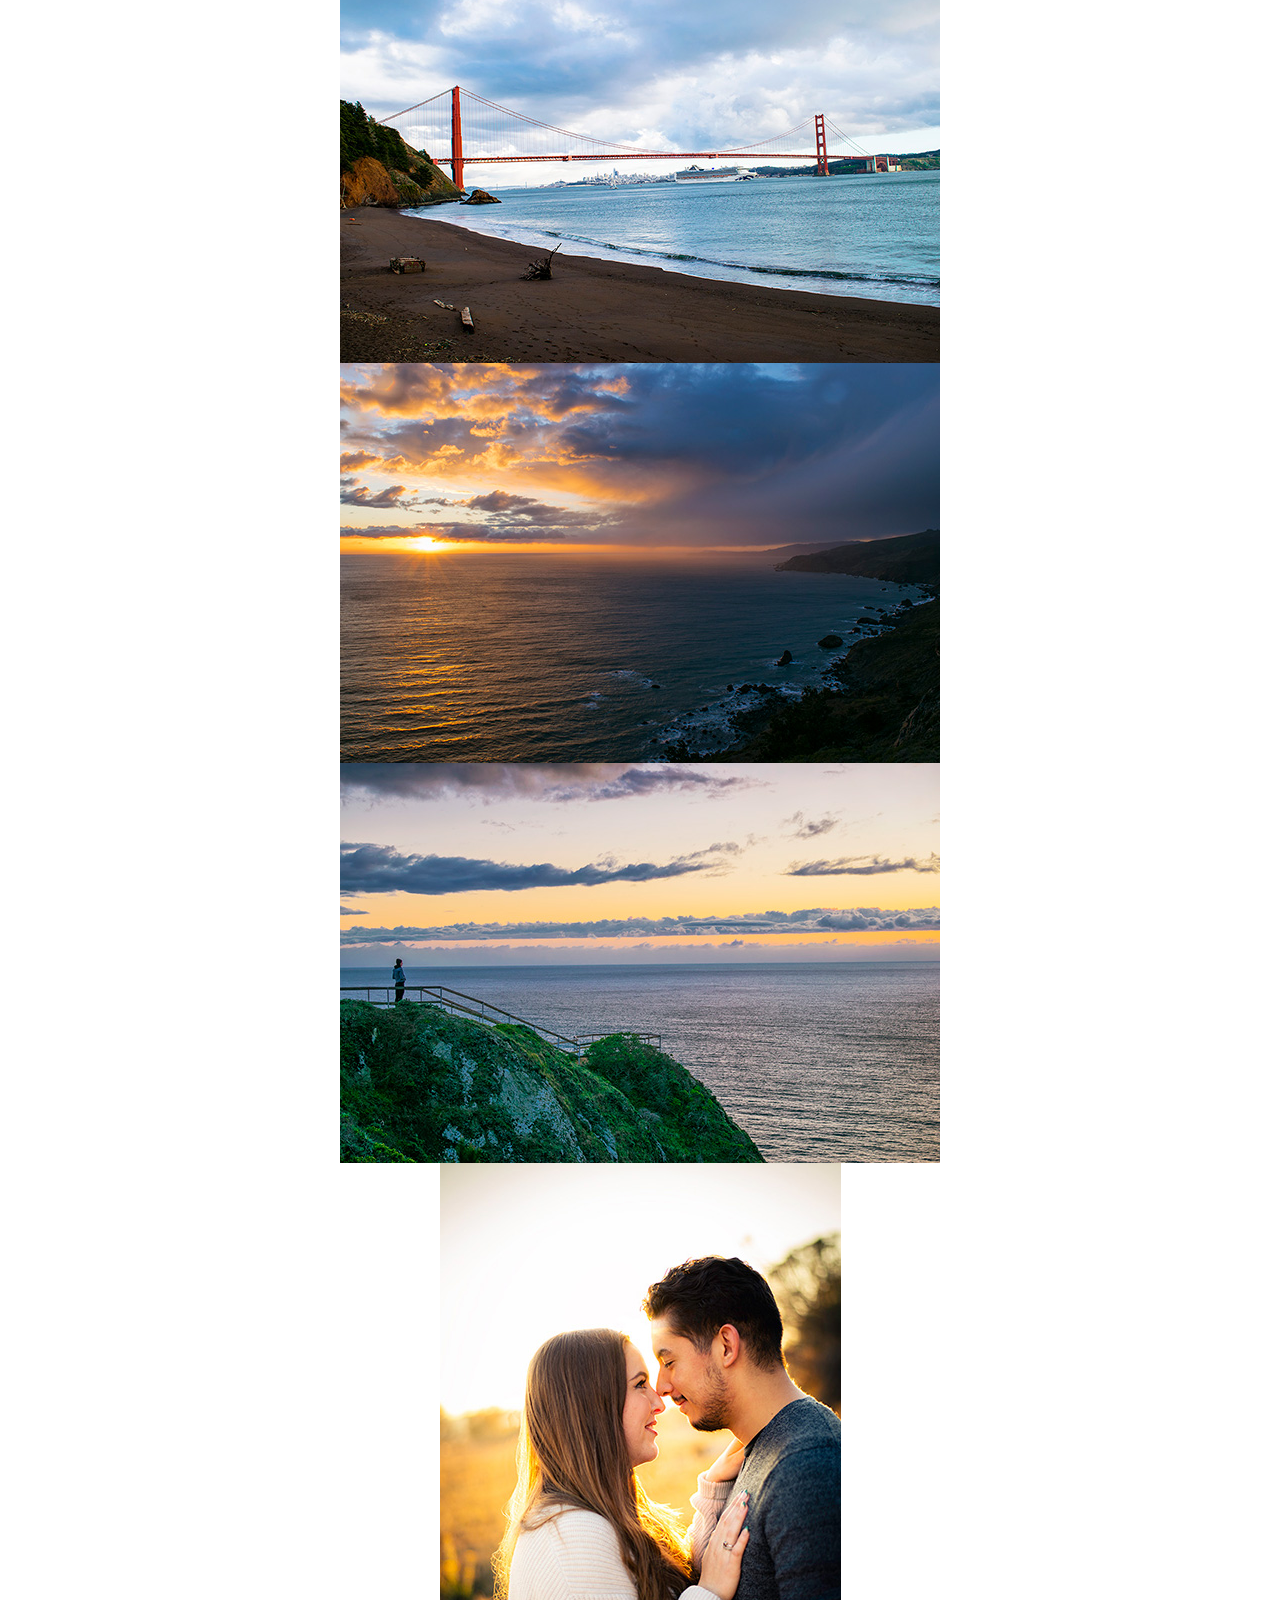
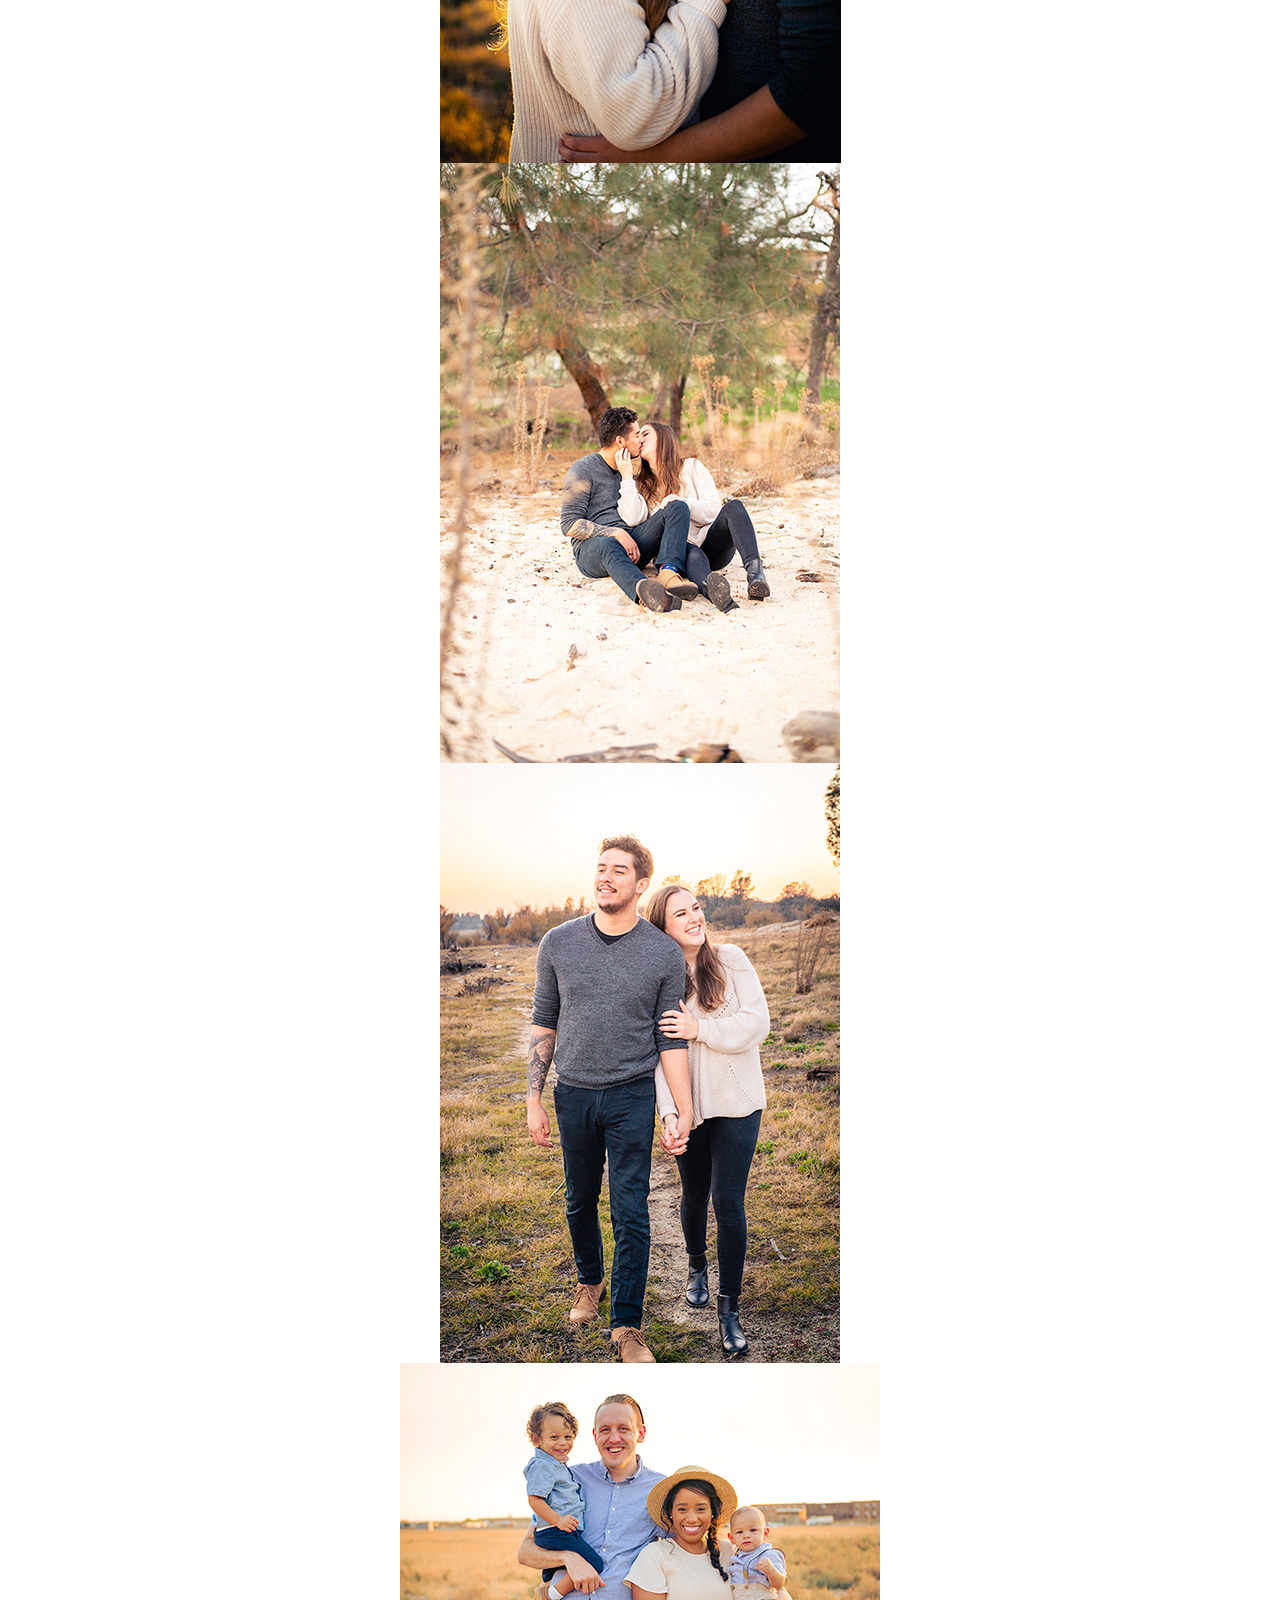
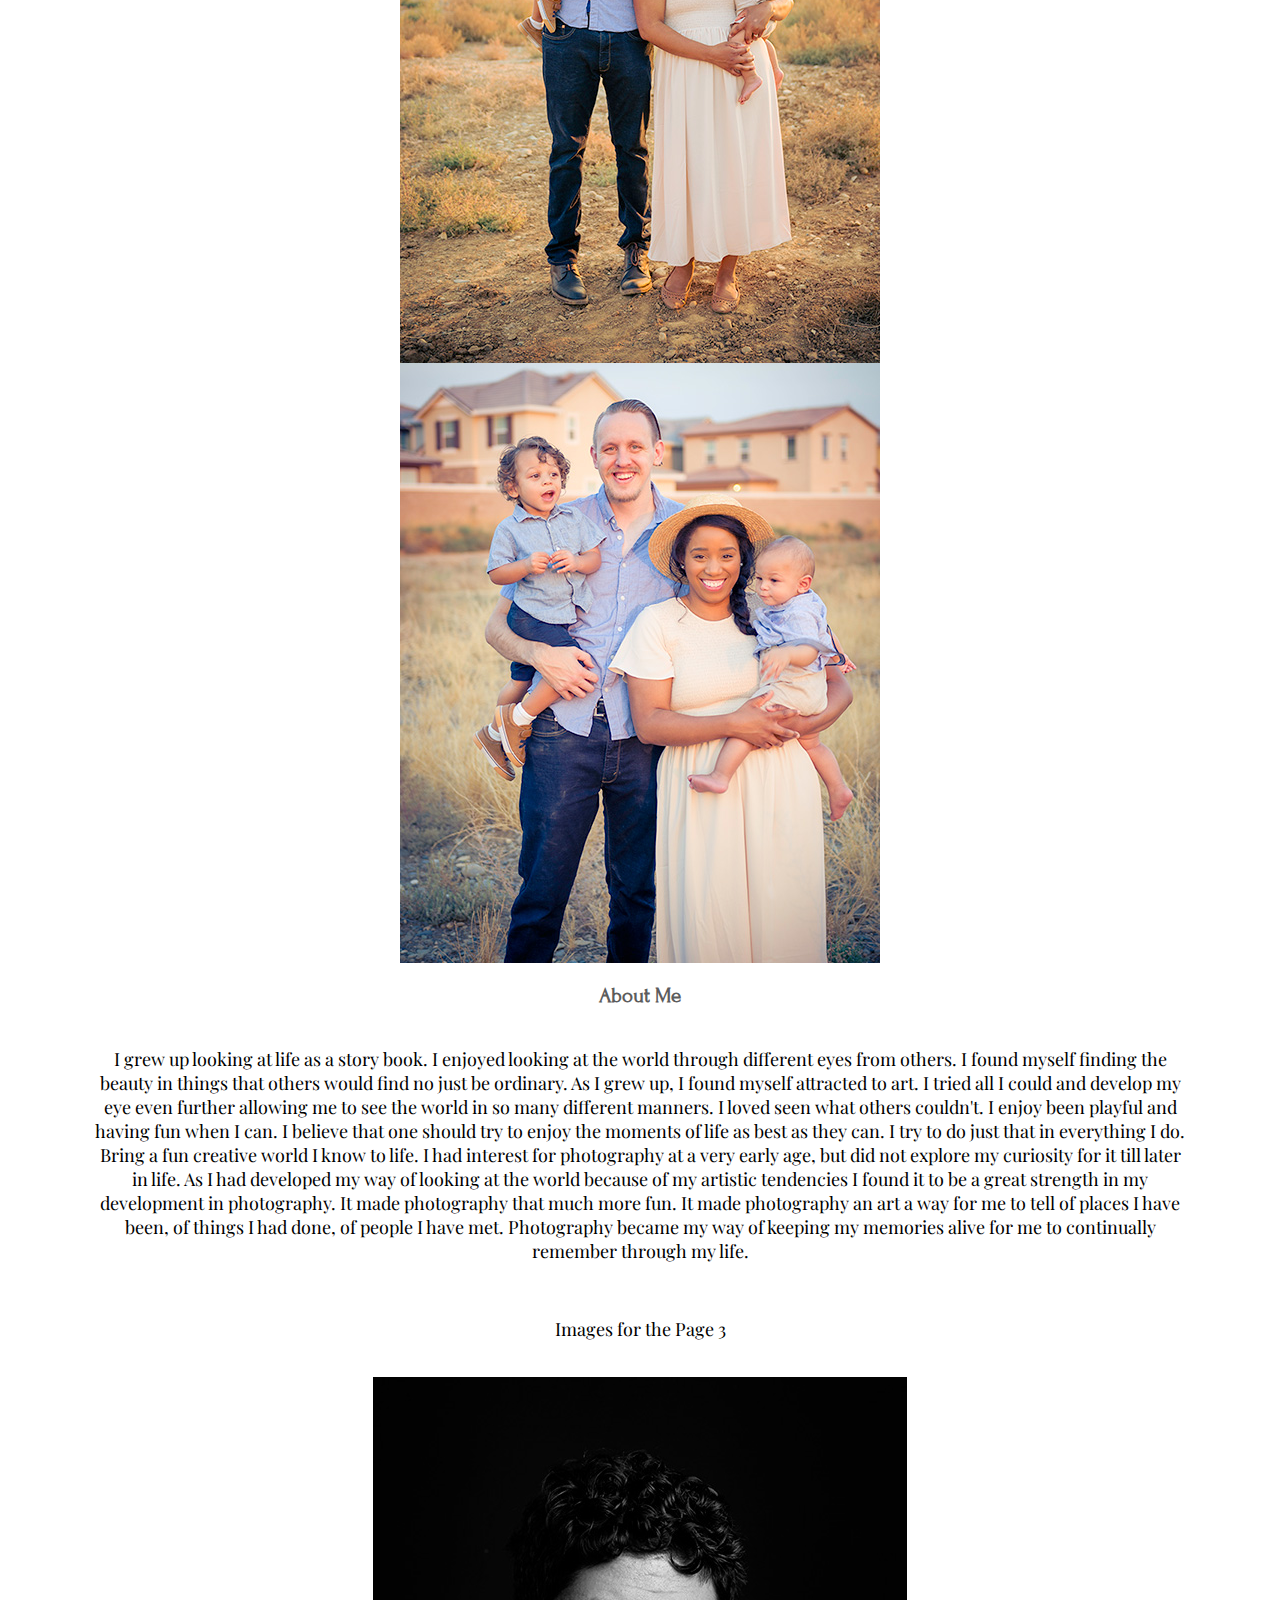
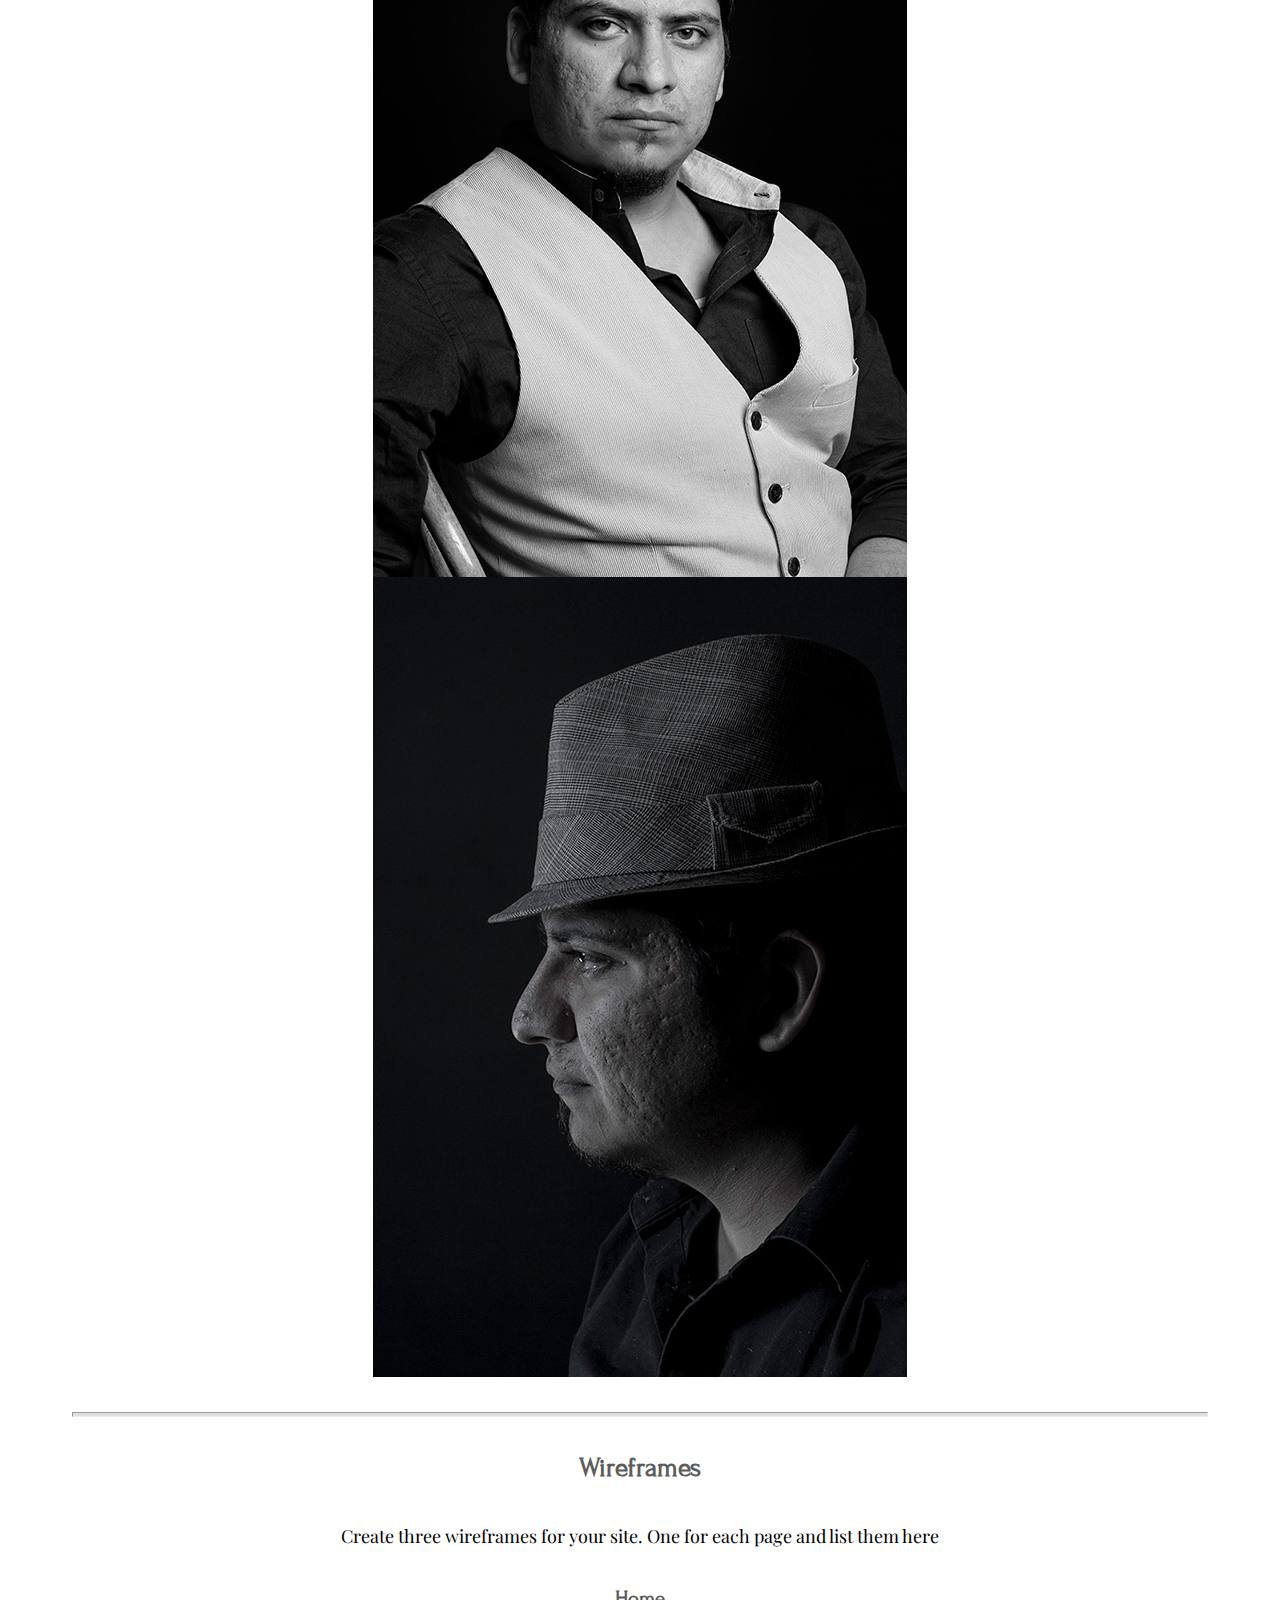
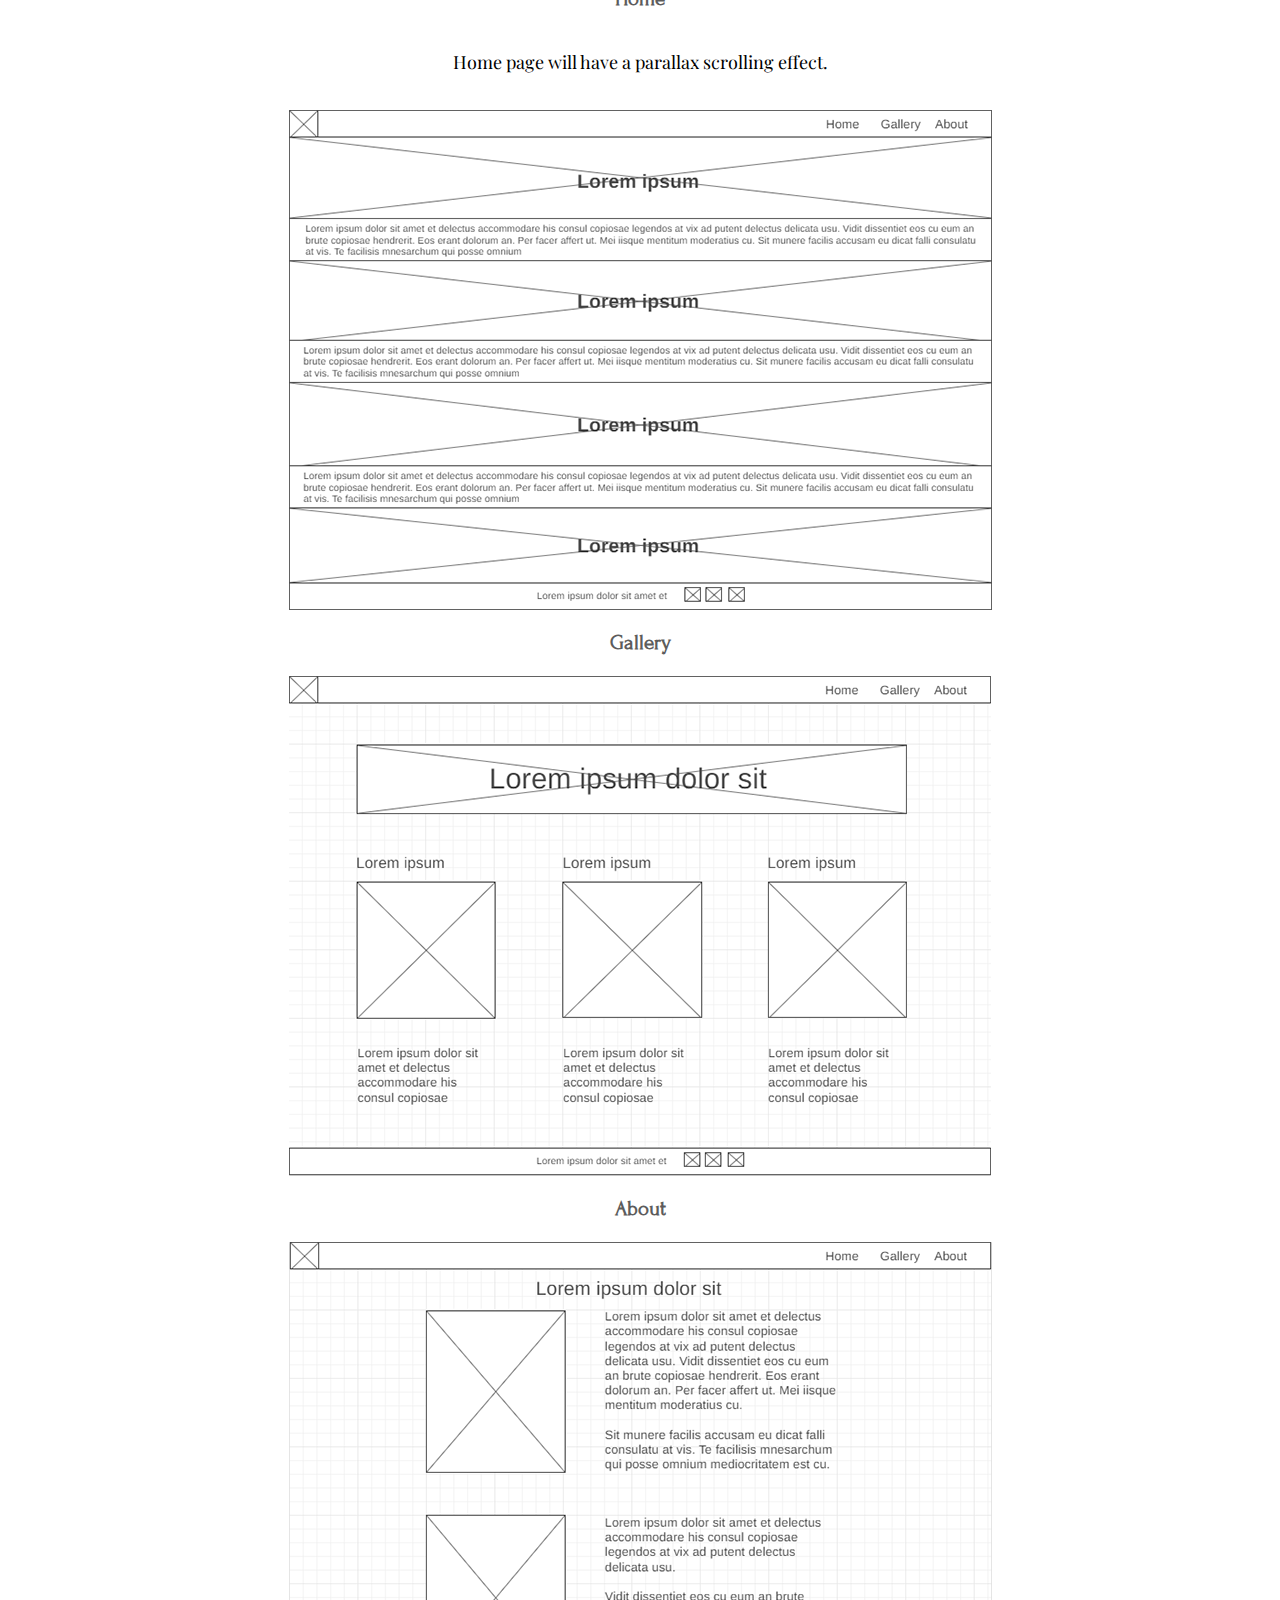
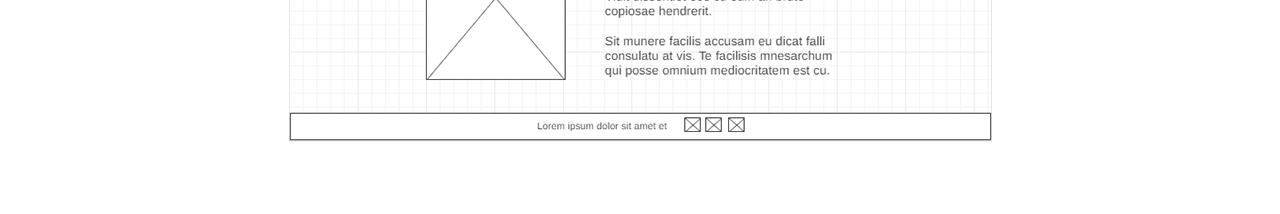
<file: ksphotography/site-plan.html>
<!DOCTYPE html>
<html lang="en-us">
    
  <head>
    <meta charset="utf-8">
    <title>Site Plan</title>
    <link type="text/css" rel="stylesheet" href="styles/site-plan.css">
  </head>

  <body>
    <header>
      <h1>KSPHOTOGRAPHY</h1>
      <h2>Kevin Solorzano</h2>
      <h2>WDD 130-15</h2>
      <!-- In the header above, add the name or your site, your name and class number. For example if you are in section 3 you would put WDD 130.03 -->
    </header>
    <main>

      <!-- ------------------------Steps 2-3------------------------------ -->
      <hr>
      <h2>Overview</h2>
      <h3>Purpose</h3>
      <p>Our purpose is to capture a special moment in the lives of people.</p>  <!-- change this -->


      <h3>Audience</h3>
      <p>The target audience will be adults of all ages looking to memorialize an important event or place. 
        They are the people who want to have an image that they can hold and remind them of a time, moment, and/or place in their life. 
        They will want to show off this images to friend and family or post them around their home or special place to keep as visual reminders.</p>  <!-- change this -->

      <hr>
      <h2>Branding</h2>
      <h3>Website Logo</h3>
      <!-- Replace this with some sort of logo for your site.  A logo can be as simple as the name of your site in a nice font :) -->
      <img src="images/ksphotographywhitelogo.png" alt="Logo image">
      <hr>
      <h2>
        Style Guide
      </h2>

      <!-- ------------------------Steps 4-8------------------------------ -->

      <h3>
        Color Palette
      </h3>
      <!--  The colors you choose for a website are one of the most important decisions you will make. Follow the instructions on the activity in iLearn then return and replace the color codes below with the hex color codes (the 6 digit numbers that show at the bottom of each color) for the colors you have chosen below.  You should have at least 2 colors but do not have to fill in all 4 if you do not need them.  -->

      <!-- Copy and paste the URL to your finished palette below Make sure to paste it into both spots -->
      Palette URL: <a href="https://coolors.co/ffffff-e0e0e0-919191-5c5c5c-000000" target="_blank">https://coolors.co/ffffff-e0e0e0-919191-5c5c5c-000000</a>


      <table class="colors">
        <tr><th>Primary</th><th>Secondary</th><th>Accent 1</th><th>Accent 2</th></tr>
        <!-- Replace the numbers in the boxes below with your hex color codes. Then switch to the site-plan.css file and change your colors there as well. -->
        <tr><td class="primary">#000000</td><td class="secondary">#ffffff</td><td class="accent1">#e0e0e0</td><td class="accent2">#5c5c5c</td></tr>
      </table>

      <!-- ------------------------Step 9------------------------------ -->

      <h3>
        Typography
      </h3>
      <!-- Choose a font for your paragraphs (body copy) and headlines. What font(s) have you chosen? Why did you choose what you did?  Make sure to review the list of web safe fonts at W3Schools.org as a starting point.  Think also about which of your colors above you might use for background and font colors. -->

      <h4>
        Heading Font: Forum  <!-- change this -->
      </h4>
      <h4>
        Paragraph Font: Playfair Display  <!-- change this -->
      </h4>
      <h3>
        Normal paragraph example
      </h3>
      <p>
        Lorem ipsum dolor sit amet, consectetur adipiscing elit, sed do eiusmod tempor incididunt ut labore et dolore magna aliqua. Ut enim ad minim veniam, quis nostrud exercitation ullamco laboris nisi ut aliquip ex ea commodo consequat. Duis aute irure dolor in reprehenderit in voluptate velit esse cillum dolore eu fugiat nulla pariatur. Excepteur sint occaecat cupidatat non proident, sunt in culpa qui officia deserunt mollit anim id est laborum.
      </p>
      <h3>
        Colored paragraph example
      </h3>
      <p class="colored">
        Lorem ipsum dolor sit amet, consectetur adipiscing elit, sed do eiusmod tempor incididunt ut labore et dolore magna aliqua. Ut enim ad minim veniam, quis nostrud exercitation ullamco laboris nisi ut aliquip ex ea commodo consequat. 
      </p>

      <!-- ------------------------Step 10------------------------------ -->

      <h3>
        Navigation
      </h3>
      <!-- Think about how you want your navigation bar to look. In the site-plan.css file change the colors to your colors to get the look you desire. --> 
      <nav>
        <a href="#">Home</a>
        <a href="#">Gallery</a>
        <a href="#">About Me</a>
      </nav>
      <hr>
      <h2>
        Site Map
      </h2>
      <div class="sitemap">
        <div class="sm-home">
          Home
        </div>
        <div class="sm-page2">
          Gallery <!-- change this -->
        </div>
        <div class="sm-page3">
          About Me  <!-- change this -->
        </div>

        <div class="top">
          &nbsp;
        </div>
        <div class="left">
          &nbsp;
        </div>
        <div class="right">
          &nbsp;
        </div>

      </div>

      <!-- --------Content Section -------------- -->
      <hr>
      <h2>
        Content
      </h2>
      <h3>Home page</h3>
      <p>
        Welcome to your life's story. My approach to photography is one of a story. We all go through a journey in life, meeting new people, making lasting relationships and discovering new places. We make memories that are irreplaceable, memories we want to last forever. I want to help in making those memories last by capturing specially moments in your life that you can look back at and remember with fondness. Memories that will not only last one life time but many more. I want to help you tell your life's story through photography. 
        Photography is not just about pressing buttons and taking photos. Photography is about capturing a chapter in your life's story. It is about keeping a record of a time in your life that you will want to last forever. It is about freezing time in a physical object you can hold over and over again through life remembering the moment for generation to come.
        "If you can see it, you can shoot it."- Ted Grant

      </p>
      <p>Images for the Home page</p>
        <img src="images/siteplan_yosemity.jpg" alt="yosemity with bubbles">
        <img src="images/siteplan_muirwoods.jpg" alt="muirwoods">
        <img src="images/siteplan_couple.jpg" alt="couple">
        <img src="images/siteplan_family.jpg" alt="family">
      </ul>
      <h3>Gallery</h3>
      <p>
        What do I capture for you? Well, that can depend of you personally. A special moment, place, or someone can differ by person. I believe that as each individual is different from another so is what is special to them. I want to show how there is not a limit to what can or cannot be special. The Photos you will see will represent those special moment, someone, and/or things from different individuals in life. I want to show the special things that others hold value to and will want to pass on to others through time
      </p>
      <p>Images for the Page 2</p>
        <img src="images/gallery_place_kirbycove.jpg" alt="kirby cove">
        <img src="images/gallery_place_muirlookout_001.jpg" alt="muir lookout point">
        <img src="images/gallery_place_muirlookout_002.jpg" alt="muir lookout point">
        <img src="images/couple_kl_001.jpg" alt="a couple">
        <img src="images/couple_kl_002.jpg" alt="a couple">
        <img src="images/couple_kl_003.jpg" alt="a couple">
        <img src="images/family_Carlton_001.jpg" alt="family">
        <img src="images/family_Carlton_002.jpg" alt="family">

      </ul>
      <h3>About Me</h3>
      <p>
        I grew up looking at life as a story book. I enjoyed looking at the world through different eyes from others. I found myself finding the beauty in things that others would find no just be ordinary. As I grew up, I found myself attracted to art. I tried all I could and develop my eye even further allowing me to see the world in so many different manners. I loved seen what others couldn't. I enjoy been playful and having fun when I can. I believe that one should try to enjoy the moments of life as best as they can. I try to do just that in everything I do. Bring a fun creative world I know to life. 
	      I had interest for photography at a very early age, but did not explore my curiosity for it till later in life. As I had developed my way of looking at the world because of my artistic tendencies I found it to be a great strength in my development in photography.  It made photography that much more fun. It made photography an art a way for me to tell of places I have been, of things I had done, of people I have met. Photography became my way of keeping my memories alive for me to continually remember through my life. 
      </p>
      <p>Images for the Page 3</p>
        <img src="images/aboutme_portrait.jpg" alt="portrait of me">
        <img src="images/aboutme_portraithat.jpg" alt="portrait of me">

      </ul>
      <hr>
      <h2>
        Wireframes
      </h2>
      <p>
        Create three wireframes for your site. One for each page and list them here</p>

      <h3>Home</h3>
      <p>         
        Home page will have a parallax scrolling effect.
      </p>
      <img src="images/wireframe_home.png" alt="home page wireframe">

      <h3>Gallery</h3>

      <img src="images/wireframe_gallery.png" alt="page 2 wireframe">

      <h3>About</h3>
      
      <img src="images/wireframe_about.png" alt="page 3 wireframe">
    </main>
  </body>

</html>
</file>
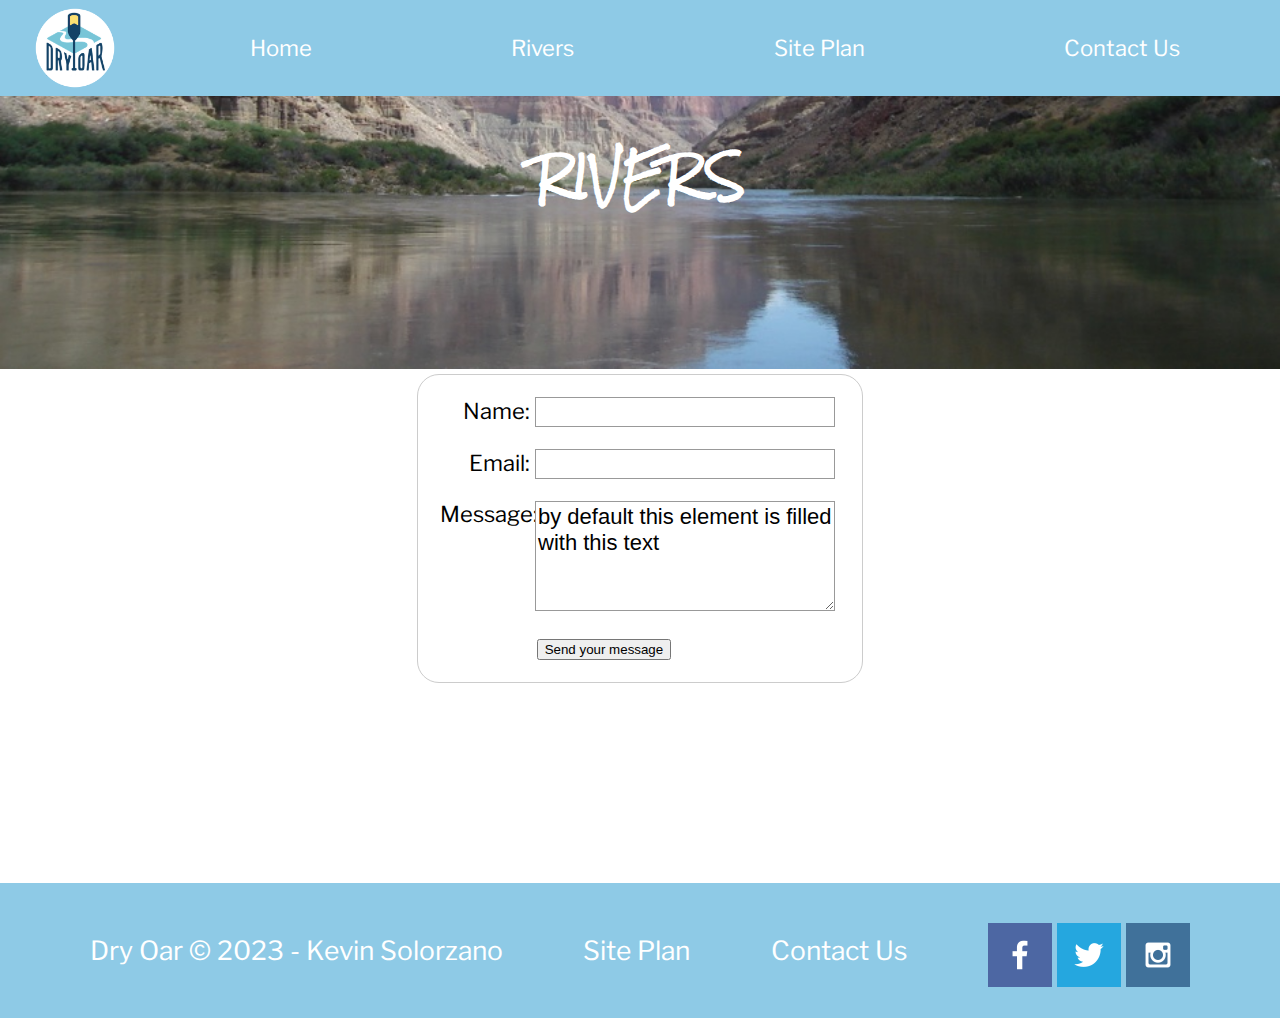
<file: wwr/contactus.html>
<!DOCTYPE html>
<html lang="en">
<head>
    <meta charset="UTF-8">
    <meta http-equiv="X-UA-Compatible" content="IE=edge">
    <meta name="viewport" content="width=device-width, initial-scale=1.0">
    <link rel="stylesheet" href="styles/style.css">
    <title>Contact Us</title>
</head>
<body>
    <div id="content">
        <header>
            <a id="logo_link" href="index.html">
                <img class="logo" src="images/logo.png" alt="Dry Oar Logo">
            </a> 
            <nav>
                <a href="index.html">Home</a>
                <a href="rivers.html">Rivers</a>
                <a href="site-plan-rafting.html">Site Plan</a>
                <a href="contactus.html">Contact Us</a>
            </nav>
                
        </header>
        <div id="rivers-hero">
            <div id="rivers-hero-box">
                <img id="rivers-hero-img" src="images/page2_riverwide2.jpg" alt="River">
            </div>
            <section id="rivers-hero-msg">
                <h1 class="rivers-home-title">RIVERS</h1>
            </section>
        </div>
        <main>
            <div id="feedback"></div>
            <form action="/my-handling-form-page" method="post">
                <ul>
                    <li>
                        <label for="name">Name:</label>
                        <input type="text" id="name" name="user_name" />
                    </li>
                    <li>
                        <label for="email">Email:</label>
                        <input type="email" id="mail" name="user_email" />
                    </li>
                    <li>
                        <label for="msg">Message:</label>
                        <textarea name="user_message" id="msg">by default this element is filled with this text</textarea>
                    </li>
                    <li class="button">
                        <button type="submit">Send your message</button>
                    </li>
                </ul>
            </form>
        </main>
        <footer>
            <p>Dry Oar &copy; 2023 - Kevin Solorzano</p>
            <p><a href="site-plan-rafting.html">Site Plan</a></p>
            <p><a href="contactus.html">Contact Us</a></p>
            <div class="social">
                <a href="http://facebook.com" target="_blank">
                    <img src="images/facebook.png" alt="fb icon">
                </a>
                <a href="https://twitter.com" target="_blank">
                    <img src="images/twitter.png" alt="twitter icon">
                </a>
                <a href="https://instagram.com" target="_blank">
                    <img src="images/instagram.png" alt="instagram icon">
                </a>
            </div>
        </footer>
    </div>
    <script>
        // get the feedback div element so we can do something with it.
        const feedbackElement = document.getElementById('feedback');
        // get the form so we can read what was entered in it.
        const formElement = document.forms[0];
        // add a 'listener' to wait for a submission of our form. When that happens run the code below.
        formElement.addEventListener('submit', function(e) {
            // stop the form from doing the default action.
            e.preventDefault();
            // set the contents of our feedback element to a message letting the user know the form was submitted successfully. Notice that we pull the name that was entered in the form to personalize the message!
            feedbackElement.innerHTML = 'Hello '+ formElement.user_name.value +'! Thank you for your message. We will get back with you as soon as possible!';
            // make the feedback element visible.
            feedbackElement.style.display = "block";
            // add a class to move everything down so our message doesn't cover it.
            document.body.classList.toggle('moveDown');
        });
    </script>
</body>

</html>
</file>
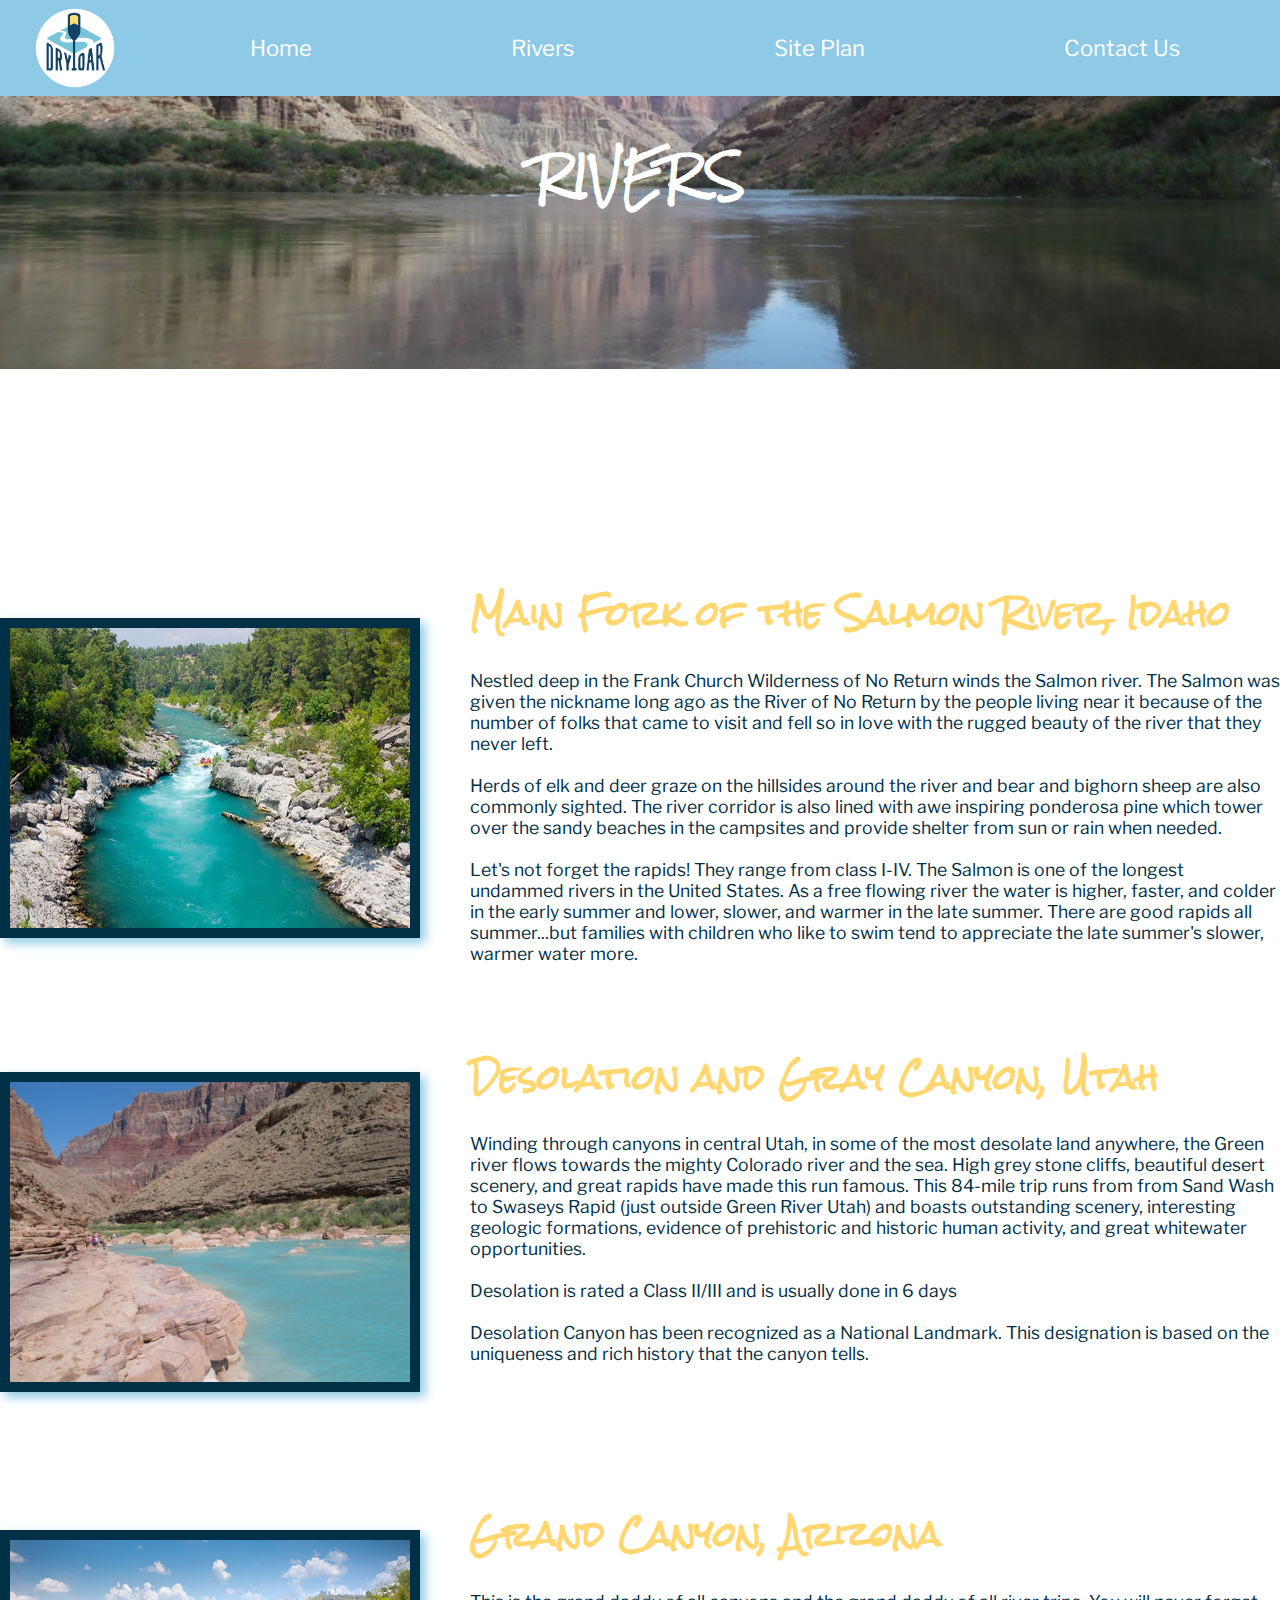
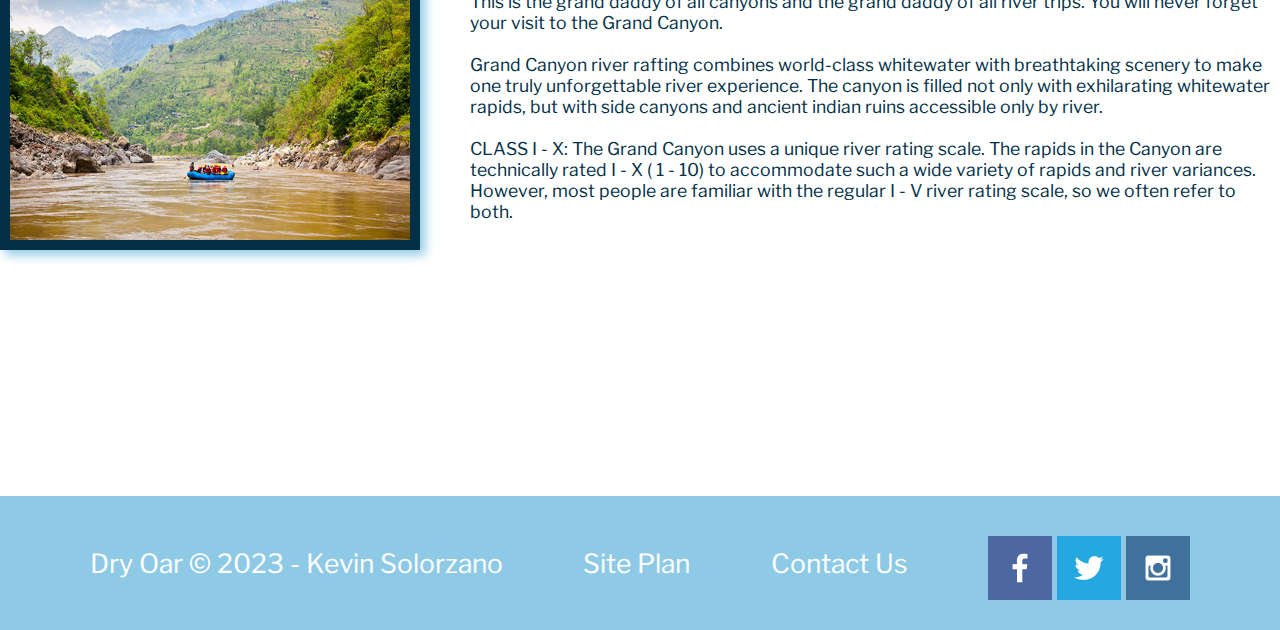
<file: wwr/rivers.html>
<!DOCTYPE html>
<html lang="en">
<head>
    <meta charset="UTF-8">
    <meta http-equiv="X-UA-Compatible" content="IE=edge">
    <meta name="viewport" content="width=device-width, initial-scale=1.0">
    <link rel="stylesheet" href="styles/style.css">
    <title>Whitewater Rafting Vacations | Dry Oar Boating | Home</title>
</head>
<body>
    <div id="content">
        <header>
            <a id="logo_link" href="index.html">
                <img class="logo" src="images/logo.png" alt="Dry Oar Logo">
            </a> 
            <nav>
                <a href="index.html">Home</a>
                <a href="rivers.html">Rivers</a>
                <a href="site-plan-rafting.html">Site Plan</a>
                <a href="contactus.html">Contact Us</a>
            </nav>
                
        </header>
        <div id="rivers-hero">
            <div id="rivers-hero-box">
                <img id="rivers-hero-img" src="images/page2_riverwide2.jpg" alt="River">
            </div>
            <section id="rivers-hero-msg">
                <h1 class="rivers-home-title">RIVERS</h1>
            </section>
        </div>
        <main id="rivers-grid">
            <div>
                <img class="salmon-card-img" src="images/page2_rafting_idaho.jpg" alt="river in forest">
            </div>  
            <section>  
                <h2 class="salmon-rivers-names">Main Fork of the Salmon River, Idaho</h2>
                <p class="salmon-river-info">
                    Nestled deep in the Frank Church Wilderness of No Return winds the Salmon river. The Salmon was given the nickname long ago as the River of No Return by the people living near it because of the number of folks that came to visit and fell so in love with the rugged beauty of the river that they never left.
                    <br>
                    <br>Herds of elk and deer graze on the hillsides around the river and bear and bighorn sheep are also commonly sighted. The river corridor is also lined with awe inspiring ponderosa pine which tower over the sandy beaches in the campsites and provide shelter from sun or rain when needed.
                    <br>
                    <br>Let's not forget the rapids! They range from class I-IV. The Salmon is one of the longest undammed rivers in the United States. As a free flowing river the water is higher, faster, and colder in the early summer and lower, slower, and warmer in the late summer. There are good rapids all summer...but families with children who like to swim tend to appreciate the late summer's slower, warmer water more.
                </p>
            </section>
            <div>
                <img class="gray-card-img" src="images/page2-rafting_utah.jpg" alt="river in the canyon">
            </div>
            <section>
                <h2 class="gray-rivers-names">Desolation and Gray Canyon, Utah</h2>
                <p class="gray-river-info">
                    Winding through canyons in central Utah, in some of the most desolate land anywhere, the Green river flows towards the mighty Colorado river and the sea. High grey stone cliffs, beautiful desert scenery, and great rapids have made this run famous. This 84-mile trip runs from from Sand Wash to Swaseys Rapid (just outside Green River Utah) and boasts outstanding scenery, interesting geologic formations, evidence of prehistoric and historic human activity, and great whitewater opportunities.
                    <br>
                    <br>Desolation is rated a Class II/III and is usually done in 6 days
                    <br>
                    <br>Desolation Canyon has been recognized as a National Landmark.  This designation is based on the uniqueness and rich history that the canyon tells.
                </p>
            </section>
            <div>
                <img class="grand-card-img" src="images/page2-rafting_arizona.jpg" alt="river in the canyon">
            </div>
            <section>
                <h2 class="grand-rivers-names">Grand Canyon, Arizona</h2>
                <p class="grand-river-info">
                    This is the grand daddy of all canyons and the grand daddy of all river trips. You will never forget your visit to the Grand Canyon.
                    <br>
                    <br>Grand Canyon river rafting combines world-class whitewater with breathtaking scenery to make one truly unforgettable river experience. The canyon is filled not only with exhilarating whitewater rapids, but with side canyons and ancient indian ruins accessible only by river.
                    <br>
                    <br>CLASS I - X: The Grand Canyon uses a unique river rating scale. The rapids in the Canyon are technically rated I - X ( 1 - 10) to accommodate such a wide variety of rapids and river variances. However, most people are familiar with the regular I - V river rating scale, so we often refer to both.
                </p>
            </section>
        </main>
        <footer>
            <p>Dry Oar &copy; 2023 - Kevin Solorzano</p>
            <p><a href="site-plan-rafting.html">Site Plan</a></p>
            <p><a href="contactus.html">Contact Us</a></p>
            <div class="social">
                <a href="http://facebook.com" target="_blank">
                    <img src="images/facebook.png" alt="fb icon">
                </a>
                <a href="https://twitter.com" target="_blank">
                    <img src="images/twitter.png" alt="twitter icon">
                </a>
                <a href="https://instagram.com" target="_blank">
                    <img src="images/instagram.png" alt="instagram icon">
                </a>
            </div>
        </footer>
    </div>
</body>
</html>
</file>
<file: challenge/styles/styles.css>
body {
    font-size: 100%;
}
.home-grid {
    display: grid;
    grid-template-columns: 1fr 1fr;
    grid-template-rows: 1fr 1fr;
}
img {
    grid-column: 1/2;
    grid-row: 1/3;
    max-width: 100%;
    height: 100%;
    display: block;
    margin: auto;
}
h1 {
    grid-column: 1/3;
    grid-row: 1/2;
    z-index: 1;
    width: 100%;
    height: 100px;
    font-size: 19em;
    text-align: center;

}
h2 {
    grid-column: 2/3;
    grid-row: 2/3;
    z-index: 1;
    font-size: 10em;
    text-align: center;
    color: rgb(129, 35, 35);
}
#box {
    background-color: rgb(167, 167, 167);
    height: 100%;
    grid-column: 2/3;
    grid-row: 1/3;
}
* {
    box-sizing: border-box;
  }
</file>
<file: wwr/styles/style.css>
@import url('https://fonts.googleapis.com/css2?family=Libre+Franklin&family=Rock+Salt&display=swap');

#content {
    max-width: 1600px;
    margin: 0 auto;
}
nav a {
    text-align: center;
    color: #ffffff;
    text-decoration: none;
    padding: 35px;
}
.buttom-box {
    text-align: center;
}
main section {
    text-align: center;
}
main section img {
    box-sizing: border-box;
}
#background {
    height: 725px;
}
body {
    background-color: #ffffff;
    font-family: 'Libre Franklin', Halvetica, sans-serif;
    font-size: 22px;
    margin: 0;
    padding: 0;
}
header {
    background-color: #8ecae6;
    display: grid;
    grid-template-columns: 150px auto;
}
nav {
    display: flex;
    justify-content: space-around;
}
nav a:hover {
    background-color: #ffd770;
    color: #ffffff;
}
.book, .join {
    background-color: #023047;
    color: #8ecae6;
    text-decoration: none;
    font-size: 18px;
    padding: 15px 30px;
    margin-top: 50px;
    border-radius: 5px;
}
.book:hover, .join:hover {
    background-color: #ffd770;
    color: #ffffff;
}
#background {
    background-color: #023047;
    grid-column: 1/11;
    grid-row: 4/9;
}
.msg {
    background-color: #ffd770;
    line-height: 1.5em;
    padding: 35px;
    grid-column: 6/10;
    grid-row: 6/7;
    box-shadow: 5px 5px 10px #8ecae6;
}
footer {
    background-color: #8ecae6;
    color: #ffffff;
    padding: 25px 50px;
    margin-top: 200px;
    display: flex;
    justify-content: space-around;
    align-items: center;
    
}
footer a {
    color: #ffffff;
    text-decoration: none;
}
footer a:hover {
    color: #ffffff;
}
footer p {
    font-size: 1.2em;
}
footer p a:hover {
    text-decoration: underline;
}
footer .social img {
    padding-top: 15px;
}
.home-title {
    color: #023047;
    font-family: 'Rock Salt', 'Libre Franklin', sans-serif;
    font-size: 2em;
    margin-top: 10px;
}
h4 {
    color: #023047;
}
.msg h2 {
    color: #023047;
    font-family: 'Rock Salt', 'Libre Franklin', sans-serif;
}
.msg p {
    color: #023047;
    font-size: .8em;
    padding-bottom: 15px;
}
.logo {
    width: 80px;
}
#logo_link {
    padding-top: 5px;
    justify-self: center;
    align-self: center;
}
.icon {
    width: 80px;
    padding-top: 10px;
}
#hero {
    display: grid;
    grid-template-columns: 1fr 3fr 1fr;
    margin-top: -100px;
}
#hero-img {
    width: 100%;
}
#hero-box {
    grid-column: 1/4;
    grid-row: 1/3;
    z-index: -1;
}
#hero-msg {
    grid-column: 2/3;
    grid-row: 1/2;
    margin-top: 100px;
}
#hero-msg h1, #hero-msg h4{
    text-align: center;
    color: #ffffff;
}
h2 {
    margin: 0;
}
.rivers-card, .camping-card, .rapids-card {
    margin: 200px 0;
}
.rivers-card {
    grid-column: 2/4;
    grid-row: 2/3;
}
.camping-card {
    grid-column: 5/7;
    grid-row: 2/3;
}
.rapids-card {
    grid-column: 8/10;
    grid-row: 2/3;
}
.card-img {
    border: 10px solid #023047;
    transition: transfrom .5s;
    box-shadow: 5px 5px 10px #8ecae6;
}
.card-img:hover {
    opacity: .6;
    transform: scale(1.1);
}
.mountains {
    margin-top: 100px;
    margin-bottom: 200px;
    grid-column: 2/7;
    grid-row: 5/8;
    box-shadow: 5px 5px 10px #8ecae6;
}
.card-img, .mountains {
    width: 100%;
}
.home-grid {
    display: grid;
    grid-template-columns: repeat(10, 1fr);
}

/* This is the css for page 2 Rivers starts. */
/* Hero image edits */
#rivers-hero {
    display: grid;
    grid-template-columns: 1fr 3fr 1fr;
    margin-top: -100px;
}
#rivers-hero-img {
    width: 100%;
}
#rivers-hero-box {
    grid-column: 1/4;
    grid-row: 1/3;
    z-index: -1;
}
#rivers-hero-msg {
    grid-column: 2/3;
    grid-row: 1/3;
    margin-top: 100px;
}
#rivers-hero-msg h1 {
    font-family: 'Rock Salt', 'Libre Franklin', sans-serif;
    text-align: center;
    color: #ffffff;
}
/* Grid for the content */
#rivers-grid {
    display: grid;
    grid-template-columns: 1fr 3fr;
    grid-template-rows: 1fr 1fr 1fr;
    margin-top: 200px;
    grid-gap: 50px;
    place-items: center;
}
/* Placement of the content */
.salmon-card-img {
    grid-column: 1/2;
    grid-row: 1/2;
    width: 400px;
    height: 300px;
    border: 10px solid #023047;
    box-shadow: 5px 5px 10px #8ecae6;
    display: grid;
}
.salmon-rivers-names {
    grid-column: 2/3;
    grid-row: 1/2;
    color: #ffd770;
    font-family: 'Rock Salt', 'Libre Franklin', sans-serif;
    text-align: left;
}
.salmon-river-info {
    grid-column: 2/3;
    grid-row: 1/2;
    color: #023047;
    font-family: 'Libre Franklin', Halvetica, sans-serif;
    font-size: .8em;
    text-align: left;
}
.gray-card-img {
    grid-column: 1/2;
    grid-row: 2/3;
    width: 400px;
    height: 300px;
    border: 10px solid #023047;
    box-shadow: 5px 5px 10px #8ecae6;
}
.gray-rivers-names {
    grid-column: 2/3;
    grid-row: 2/3;
    color: #ffd770;
    font-family: 'Rock Salt', 'Libre Franklin', sans-serif;
    text-align: left;
    margin-top: -50px;
}
.gray-river-info {
    grid-column: 2/3;
    grid-row: 2/3;
    color: #023047;
    font-family: 'Libre Franklin', Halvetica, sans-serif;
    font-size: .8em;
    text-align: left;
}
.grand-card-img {
    grid-column: 1/2;
    grid-row: 3/4;
    width: 400px;
    height: 300px;
    border: 10px solid #023047;
    box-shadow: 5px 5px 10px #8ecae6;
}
.grand-rivers-names {
    grid-column: 2/3;
    grid-row: 3/4;
    color: #ffd770;
    font-family: 'Rock Salt', 'Libre Franklin', sans-serif;
    text-align: left;
    margin-top: -50px;
}
.grand-river-info {
    grid-column: 2/3;
    grid-row: 3/4;
    color: #023047;
    font-family: 'Libre Franklin', Halvetica, sans-serif;
    font-size: .8em;
    text-align: left;

}
/* This is the css for page 2 Rivers ends. */
/* Start of css for forms page. */
form {
    /* Center the form on the page */
    margin: 0 auto;
    width: 400px;
    /* Form outline */
    padding: 1em;
    border: 1px solid #ccc;
    border-radius: 1em;
  }
  
  ul {
    list-style: none;
    padding: 0;
    margin: 0;
  }
  
  form li + li {
    margin-top: 1em;
  }
  
  label {
    /* Uniform size & alignment */
    display: inline-block;
    width: 90px;
    text-align: right;
  }
  
  input,
  textarea {
    /* To make sure that all text fields have the same font settings
       By default, textareas have a monospace font */
    font: 1em sans-serif;
  
    /* Uniform text field size */
    width: 300px;
    box-sizing: border-box;
  
    /* Match form field borders */
    border: 1px solid #999;
  }
  
  input:focus,
  textarea:focus {
    /* Additional highlight for focused elements */
    border-color: #000;
  }
  
  textarea {
    /* Align multiline text fields with their labels */
    vertical-align: top;
  
    /* Provide space to type some text */
    height: 5em;
  }
  
  .button {
    /* Align buttons with the text fields */
    padding-left: 90px; /* same size as the label elements */
  }
  
  button {
    /* This extra margin represent roughly the same space as the space
       between the labels and their text fields */
    margin-left: 0.5em;
  }
/* End of CSS for form page   */
#feedback {
    background-color: antiquewhite;
    position: absolute;
    top: 0;
    left: 0;
    right: 0;
    padding: .5em;
    /* make this element invisible until we are ready for it */
    display: none;      
}
.moveDown {
    margin-top: 3em;
}
@media screen and (max-width: 900px) {
    #hero, .home-grid {
        display: block;
        height: auto;
    }
    nav, footer {
        flex-direction: column;
    }
    nav a {
        display: block;
        padding: 15px;
    }
    #hero {
        margin-top: 0;
    }
    #hero-msg {
        margin-top: 0;
    }
    #hero-msg h4 {
        display: none;
    }
    .home-title {
        font-size: 25px;
        color: #6f7364;
    }
    .rivers-card, .camping-card, .rapids-card { 
        margin: 50px auto;
        width: 60%;
    }
    #background {
        display: none;
    }
    .mountains, .msg {
        width: 80%;
        display: block;
        margin: 0 auto;
    }
    footer {
        margin-top: 25px;
    }
}
</file>
<file: positionstyles.css>
/* CSS - Name: "positionstyles.css" */
/* Activity 1 styles */
.content1 {
  /* This is the parent of the activity 1 boxes. */
  display: grid;
  grid-template-columns: 1fr 1fr;
  justify-items: center;
  grid-gap: 20px;
}
.red1 { 
  width: 100%; 
  height: 100px; 
  background-color: red;
  grid-column: 1/3;

} 
.green1 {
  width: 200px; 
  height: 200px; 
  background-color: green; 

} 
.yellow1 {
  width: 200px; 
  height: 200px; 
  background-color: gold; 
} 
.blue1 {
  width: 100%; 
  height: 100px; 
  background-color: blue; 
  grid-column: 1/3;
} 
/* Activity 2 styles */ 
.content2 {
  /* This is the parent of the activity 2 boxes. */
  display: grid;
  grid-template-columns: 50px 50px 50px 50px 50px;
  grid-template-rows: 50px 50px 50px 50px 50px;
}
.red2 {
  width: 100px; 
  height: 100px; 
  background-color: red;
  grid-column: 1/3; 
  grid-row: 1/3;
} 
.green2 { 
  width: 100px; 
  height: 100px; 
  background-color: green;
  grid-column: 2/4; 
  grid-row: 2/4; 
} 
.yellow2 {
  width: 100px; 
  height: 100px; 
  background-color: gold;
  grid-column: 3/5; 
  grid-row: 3/5; 
} 
.blue2 {
  width: 100px; 
  height: 100px; 
  background-color: blue; 
  grid-column: 4/6; 
  grid-row: 4/6;
} 
/* Activity 3 styles */ 
.content3 {
  /* This is the parent of the activity 3 boxes. */
  display: grid;
  grid-template-columns: 1fr 1fr;
  column-gap: 100px;
}
.red3 {
  width: 100%; 
  height: 100px; 
  background-color: red;
  grid-column: 1/3; 
} 
.green3 {
  width: 100%; 
  height: 200px; 
  background-color: green;
  grid-column: 1/2;
} 
.yellow3 {
  width: 100%; 
  height: 200px; 
  background-color: gold;
  grid-column: 2/3; 
} 
.blue3 {
  width: 100%;
  height: 100px; 
  background-color: blue;
  grid-column: 1/3; 
} 
/* Activity 4 styles */ 
.content4 {
  /* This is the parent of the activity 4 boxes. */
  display: grid;
  grid-template-columns: 1fr 1fr;
  height: 400px;
}
.red4 {
  width: 100%; 
  height: 100%; 
  background-color: red; 
  grid-column: 1/2;
  grid-row: 1/4;
} 
.green4 {
  width: 100%; 
  height: 100%; 
  background-color: green; 
  grid-column: 2/3;
  grid-row: 1/2;
} 
.yellow4 {
  width: 100%; 
  height: 100%; 
  background-color: gold; 
  grid-column: 2/3;
  grid-row: 2/3;
} 
.blue4 {
  width: 100%; 
  height: 100%; 
  background-color: blue; 
  grid-column: 2/3;
  grid-row: 3/4;
} 
/* Activity 5 styles */ 
.content5 {
  /* This is the parent of the activity 5 boxes. */
  height: 400px;
}
.red5 { 
  width: 100%; 
  height: 100px; 
  background-color: red; 
  grid-column: 1/2;
  grid-row: 1/2;
} 
.green5 { 
  width: 150px; 
  height: 150px; 
  background-color: green;
  grid-column: 1/2; 
  grid-row: 2/4;
  z-index: 1;
  float: left;
} 
.yellow5 {
  width: 100%; 
  height: 200px; 
  background-color: gold;
  grid-column: 1/2;
  grid-row: 2/4;
} 
.blue5 {
  width: 100%; 
  height: 100px; 
  background-color: blue; 
  grid-column: 1/2;
  grid-row: 4/5;
} 
/* Activity 6 styles */ 
.content6 {
  /* This is the parent of the activity 6 boxes. */
  display: grid;
  grid-template-columns: 100px 100px 100px 100px 100px 100px;
  grid-template-rows: 100px 100px 100px 100px 100px 100px;
}
.red6 {
  width: 100%; 
  height: 100%; 
  background-color: red; 
  grid-column: 1/5;
  grid-row: 1/3;
} 
.green6 {
  width: 100%; 
  height: 100%; 
  background-color: green;
  grid-column: 1/3;
  grid-row: 5/7; 
  z-index: 1;
} 
.yellow6 {
  width: 100%; 
  height: 100%; 
  background-color: gold;
  grid-column: 5/7;
  grid-row: 3/7; 
  z-index: 1;
} 
.blue6 {
  width: 100%; 
  height: 100%; 
  background-color: blue;
  grid-column: 2/6;
  grid-row: 2/6; 
} 


/* Do not make any changes below here */
.activity {
  width: 70%; 
  margin: 20px auto; 
  font-family: Arial, sans-serif; 
  border: 1px solid black; 
  padding: 10px; 
  clear:both; 
  overflow: auto;
} 

.hint {
  border: 1px solid grey;
  background: #e0e0e0;
  padding: .5em;
  position: relative;
  margin: 1em 0;
}
.hint h3 {
  margin: 0;
}
.hint:hover {
  background: #d0d0d0;
}
.hint > div {
  display: none;
}

.hint input[type=checkbox] {
  position: absolute;
  width: 100%;
  height: 100%;
  opacity: 0;
  z-index: 1;
  cursor: pointer;
}

.hint input[type=checkbox]:checked ~ div {
  display: block;
}

.hint i {
  position: absolute;
  transform: translate(-6px, 0);
  margin-top: 16px;
  right: 10px;
  top: -3px;
}
.hint i:before, .hint i:after {
  content: "";
  position: absolute;
  background-color: black;
  width: 3px;
  height: 9px;
}
.hint i:before {
  transform: translate(2px, 0) rotate(45deg);
}
.hint i:after {
  transform: translate(-2px, 0) rotate(-45deg);
}

.hint input[type=checkbox]:checked ~ i:before {
  transform: translate(-2px, 0) rotate(45deg);
}
.hint input[type=checkbox]:checked ~ i:after {
  transform: translate(2px, 0) rotate(-45deg);
}
.hint a {
  position: relative;
  z-index: 1;
}
</file>
<file: challenge/styles/challange9.css>
@import url('https://fonts.googleapis.com/css2?family=Amiri&family=Roboto+Slab&display=swap');

main {
    width: 300px;
    height: 700px;
    overflow: auto;
}
sup {
    vertical-align: super;
    font-size: 15px;
    
}
#content {
    font-family: 'Roboto Slab', Georgia, serif;
    justify-self: center;
    align-self: center;
    text-align: center;
}
.top-header {
    padding: 0;
    margin-bottom: 0;
    color: rgb(36, 68, 109);
}
.main-header {
    padding: 0;
    margin-top: 0;
}
.paragraph {
    padding-left: 30px;
    padding-right: 30px;
    color: rgb(109, 108, 108);
    
}
#footer-content {
    font-family: 'Amiri', Georgia, serif;
    display: grid;
    grid-template-columns: 1fr 1fr 1fr;
    grid-template-rows: 20px 20px 20px 20px;
    background-color: rgb(36, 68, 109);
    color: #ffffff;
}
.left-top {
    display: block;
    grid-column: 1/2;
    grid-row: 2/3;
    justify-self: center;
    align-self: center;
    font-size: 25px;
    
}
.left-bottom {
    grid-column: 1/2;
    grid-row: 3/4;
    justify-self: center;
    align-self: center;
    font-size: 10px;
    padding: 0;
    margin: 0;
}
.center-top {
    grid-column: 2/3;
    grid-row: 2/3;
    justify-self: center;
    align-self: center;
    font-size: 25px;
}
.center-bottom {
    grid-column: 2/3;
    grid-row: 3/4;
    justify-self: center;
    align-self: center;
    font-size: 10px;
}
.right-top {
    grid-column: 3/4;
    grid-row: 2/3;
    justify-self: center;
    align-self: center;
    font-size: 25px;;
}
.right-bottom {
    grid-column: 3/4;
    grid-row: 3/4;
    justify-self: center;
    align-self: center;
    font-size: 10px;
}
</file>
<file: ksphotography/styles/style.css>
/* if you are using any Google fonts change the font names below to your fonts.
Any spaces in your font name should be replaced with a +.
Fonts are separated by a | */
@import url('https://fonts.googleapis.com/css2?family=Forum&family=Playfair+Display&display=swap');

/* Home page style code. Start. */
/* Some code from home page will/can be use for
child pages. Like Navigation and Footer code. */

/* Navigation bar style code. Start. */
/* This code will also be use in the child pages */
header {
    background-color: #000000;
    display: grid;
    grid-template-columns: 150px auto;
}
nav a {
    text-align: center;
    color: #ffffff;
    text-decoration: none;
    padding: 35px;
    background-color: #000000;
    font-size: 20px;
}
nav {
    display: flex;
    justify-content: flex-end;
}
nav a:hover {
    background-color: #5c5c5c;
    color: #ffffff;
}
.logo {
    width: 90px;
}
#logo_link {
    padding-top: 5px;
    justify-self: center;
    align-self: center;
}
/* Navigation bar style code. End. */

/* Parallex style code. Start. */
.section1, .section2, .section3, .section4, .section5, .section6, .section7 {
    position: relative;
    text-align: center;

    display: flex;
    justify-content: center;
    align-items: center;
    flex-direction: column;
}
.section1 {
    background-image: url('/wdd130/ksphotography/images/home_hero_yosemitybubbles.jpg');
    /* background-image: url('/ksphotography/images/home_hero_yosemitybubbles.jpg'); */
    min-height: 100vh;
    background-attachment: fixed;
    background-position: center;
    background-repeat: no-repeat;
    background-size: cover;


}

.section3 {
    background-image: url('/wdd130/ksphotography/images/home_muirwoods.jpg');
    /* background-image: url('/ksphotography/images/home_muirwoods.jpg'); */
    min-height: 100vh;
    background-attachment: fixed;
    background-position: center;
    background-repeat: no-repeat;
    background-size: cover;
}

.section5 {
    background-image: url('/wdd130/ksphotography/images/home_couple_kl.jpg');
    /* background-image: url('/ksphotography/images/home_couple_kl.jpg'); */
    min-height: 100vh;
    background-attachment: fixed;
    background-position: center;
    background-repeat: no-repeat;
    background-size: cover;
}

.section7 {
    background-image: url('/wdd130/ksphotography/images/home-Carlton_Family.jpg');
    /* background-image: url('/ksphotography/images/home-Carlton_Family.jpg'); */
    min-height: 100vh;
    background-attachment: fixed;
    background-position: center;
    background-repeat: no-repeat;
    background-size: cover;
}

.section2, .section4, .section6 {
    background: #000000;

    min-height: 30vh;
    background-attachment: fixed;
    background-position: center;
    background-repeat: no-repeat;
    background-size: cover;
}

.home-title, .place-title, .couple-title, .family-title{
    font-family:Forum, Halvetica, sans-serif;
    color: #ffffff;
    font-size: 100px;
}
/* Parallex style code. End. */

/* Style of text for on Home page. Start. */
.home-text {
    margin: 20px 200px;
    font-family: Playfair Display, Halvetica, sans-serif;
    font-size: 20px;
    color: #ffffff;
}
.home-text-title {
    margin: 20px;
    font-family: Playfair Display, Halvetica, sans-serif;
    color: #ffffff;
}

.quote {
    margin: 40px;
    position: absolute;
    font-family: Forum, Halvetica, sans-serif;
    font-size: 4em;
    color: #ffffff;
}
/* Style of text for on Home page. End. */

/* Footer style code. Start. */
/* Code will also be use in child pages. */
footer {
    background-color: #000000;
    color: #ffffff;
    display: flex;
    justify-content: center;
    align-items: center;
    overflow: hidden;
    flex-wrap: wrap;

}
footer a {
    color: #ffffff;
    text-decoration: none;
}
footer a:hover {
    color: #ffffff;
}
footer p {
    font-size: 1.2em;
}
footer p a:hover {
    text-decoration: underline;
}
footer .social img {
    padding-top: 15px;
}
.social img {
    width: 25%;
    height: 25%;
}
.copy-right {
    margin-right: 1rem;
}
.social {
    margin-left: 1rem;
}
.site-plan {
    margin-left: 1rem;
    margin-right: 1rem;
}
img {
    max-width: 100%;
    height: auto;
}
/* Footer style code. End. */

/* Home page Code. End. */

/* Child page. About me. Start */

.about-grid {
    display: grid;
    /* grid-template-columns: repeat(10, 1fr); */
    grid-template-columns: 1fr 1fr;
    grid-template-rows: 100px 1fr 1fr;
    background-color: #000000;
}

* {box-sizing: border-box;}

.about-me-image {
    grid-column: 1/2 ;
    grid-row: 2/3 ;

    display:flex;
    justify-content: center;
    align-items: center;
    flex-direction: column;
}
#head-shot{
    width: 400px;
    height: 600px;
    margin-left: 200px;
    margin-top: 20px;
    margin-bottom: 40px;
}
/* The overlay effect - lays on top of the container and over the image */
.overlay {
    position: absolute;
    bottom: 140px;
    background: rgb(0, 0, 0);
    background: rgba(0, 0, 0, 0.5); /* Black see-through */
    color: #f1f1f1;
    width: 400px;
    transition: .5s ease;
    opacity:0;
    color: white;
    font-size: 20px;
    padding: 20px;
    text-align: center;
    font-family: Forum, Halvetica, sans-serif;
    margin-left: 200px;
}
/* When you mouse over the container, fade in the overlay title */
.about-me-image:hover .overlay {
    opacity: 1;
  }
.about-me-portrait {
    grid-column: 1/2 ;
    grid-row: 3/4 ;

    display: flex;
    justify-content: center;
    align-items: center;
    flex-direction: column;
}
#portrait{
    width: 400px;
    height: 600px;
    margin-left: 200px;
    margin-top: 40px;
    margin-bottom: 20px;
}
.about-content {
    grid-column: 2/3 ;
    grid-row: 2/3 ;

    display: flex;
    justify-content: center;
    align-items: center;
    flex-direction: column;
    font-family: Playfair Display, Halvetica, sans-serif;
    color: #ffffff;
    margin-right:350px;
}
.about-content2 {
    grid-column: 2/3 ;
    grid-row: 3/4 ;

    display: flex;
    justify-content: center;
    align-items: center;
    flex-direction: column;
    font-family: Playfair Display, Halvetica, sans-serif;
    color: #ffffff;
    margin-right:350px;
}
.about-title {
    grid-column: 1/4;
    grid-row: 1/2;
    font-family: Forum, Halvetica, sans-serif;
    font-size: 30px;

    display: flex;
    justify-content: center;
    align-items: center;
    flex-direction: column;
    color: #ffffff;
    
}
/* Child page. About me. End. */

/* Child page. Gallery. Start */
#content {
    background-color: #000000;
    color:#ffffff;
    max-width: 100%;
}
#hero {
    position: relative;
    text-align: center;
    display: grid;
    grid-template-columns: repeat(10, 1fr);
}
#hero-img {
    width: 100%;
    height: 400px;
    grid-column: 2/10;

}
.gallery-title {
    text-align: center;
    color: #ffffff;
    font-size: 5em;
    font-family: Forum, Halvetica, sans-serif;
    grid-column: 5/7;
    
    position: absolute;
    top: 50%;
    left: 50%;
    transform: translate(-50%, -50%);
  
}
/* Galerry code */
.gallery-grid {
    display: grid;
    grid-template-columns: repeat(10, 1fr);
}
.couples-card, .family-card, .place-card {
    margin: 200px 0;
    font-family: Playfair Display, Halvetica, sans-serif;
}
.couples-card {
    grid-column: 2/4;
    grid-row: 2/3;
    font-size: 1em;
}
.family-card {
    grid-column: 5/7;
    grid-row: 2/3;
    font-size: 1em;
}
.place-card {
    grid-column: 8/10;
    grid-row: 2/3;
    font-size: 1em;
}
.card-img {
    width: 100%;
    height: 70%;
    
}
.gallery-t{
    text-align: center;
    font-family: Forum, Halvetica, sans-serif;
    margin: 10px;
}

@media screen and (max-width: 900px) {
    /*Home page. Start*/

    
    #hero, .gallery-grid {
        display: block;
        height: auto;
    }

    /*Child gallery page*/
    #hero {
        margin-top: 0;
    }
    #hero-msg {
        margin-top: 0;
    }
    #hero-msg, .gallery-title {
        font-size: 3em;
    }    
    .couples-card, .family-card, .place-card { 
        margin: 50px auto;
        width: 60%;
        font-size: .8em;
    }
    .gallery-t{
        font-size: 1.5em;
    }
    /* .card-img {
        width: 100%;
        height: 50%;
    } */
    /*Child gallery page*/

    #background {
        display: none;
    }
    /* Navigation and Footer. Start*/
    footer {
        margin-top: 25px;
        font-size: .6em;
    }
    nav, footer {
        flex-direction: column;
    }
    nav a {
        display: block;
        padding: 15px;
    }
    header {
        padding: 20px;
    }
    header .logo{
        font-size: 1.5em;
    }
    header .navigation {
        display: none;
    }
    .home-title, .place-title, .couple-title, .family-title{
        font-size: 2em;
    }
    .home-text {
        font-size: 1em;
        margin: 20px;
    }
    .quote{
        font-size: 1.25em;
        margin: 20px;
    }
    /* Navigation and Footer. End.*/
    /*About Me. Start*/
    /* .about-content, .about-content2 {
        font-size: .5em;
        padding: 50px;
    }
    .about-grid{
        grid-template-columns: 1fr;
        grid-template-rows: 100px 1fr 1fr 1fr 1fr;
    }
    .about-me-image{
        grid-column: 1/2;
        grid-area: 2/3;
        min-height: 100%;
    }
    .about-content {
        grid-area: 3/4;
        grid-column:1/2
    }
    .about-me-portrait{
        grid-area: 4/5;
        grid-column: 1/2;
    }
    .about-content2{
        grid-area: 5/6;
        grid-column: 1/2;
    }
    .about-title{
        grid-column: 1/2;
    } */
}
</file>
<file: ksphotography/styles/site-plan.css>
/* if you are using any Google fonts change the font names below to your fonts. 
Any spaces in your font name should be replaced with a +. 
Fonts are separated by a | */
@import url('https://fonts.googleapis.com/css2?family=Forum&family=Playfair+Display&display=swap');

:root {
  /* change the values below to your colors from your palette */
  --primary-color: #000000   ;
  --secondary-color: #ffffff ;
  --accent1-color: #e0e0e0;
  --accent2-color: #5c5c5c;

  /* change the values below to your chosen font(s) */
  --heading-font: "Forum";
  --paragraph-font: Playfair Display, Helvetica, sans-serif;

  /* these colors below should be chosen from among your palette colors above */
  --headline-color-on-white: #5c5c5c;  /* headlines on a white background */ 
  --headline-color-on-color: #ffffff; /* headlines on a colored background */ 
  --paragraph-color-on-white: #000000; /* paragraph text on a white background */ 
  --paragraph-color-on-color: #ffffff; /* paragraph text on a colored background */ 
  --paragraph-background-color: #000000;
  --nav-link-color: #000000;
  --nav-background-color: #e0e0e0;
  --nav-hover-link-color: #ffffff;
  --nav-hover-background-color: #5c5c5c;
}


/*  Look around below...but DON'T CHANGE ANYTHING! */

body {
  max-width: 1200px;
  margin: 0 auto;
  padding: 4em;
  font-size: 18px;
  text-align: center;
}
img {
  display: block;
  margin: 0 auto;
}
h1, h2, h3, h4, h5, h6 {
  font-family: var(--heading-font);
  color: var(--headline-color-on-white);
}
h2 {
  text-align: center;
}
hr {
  height: 3px;
  margin: 35px 0;
  background: var(--accent1-color);
}
header {
  padding: 1em;
  text-align: center;
  color: var(--headline-color-on-color);
  background-color: var(--paragraph-background-color);
}
header > h1, header > h2 {
  color: var(--headline-color-on-color);
}

p {
  font-family: var(--paragraph-font);
  color: var(--paragraph-color-on-white);
  padding: 1em;
}
.colors {
  width: 100%;
  min-width: 350px;
  margin: 30px auto;
  text-align: center;
}
.colors th {
  background-color: #999;
}
.colors td{
  width: 25%;
  height: 3em;
}

.primary {
  background-color: var(--primary-color);
}
.secondary {
  background-color: var(--secondary-color);
}
.accent1 {
  background-color: var(--accent1-color);
}
.accent2{
  background-color: var(--accent2-color);
}

p.colored {
  background-color: var(--paragraph-background-color);
  color: var(--paragraph-color-on-color);
}

nav {
  background-color: var(--nav-background-color);
  line-height: 3em;
  text-align: center;
  font-size: 1.2em;
}
nav  {
  list-style-type: none;
  display: flex;

}
nav a {
  padding:1em;
  min-width: 120px;
  text-decoration: none;
  padding: 10px;

}
nav a:link, nav a:visited {
  color: var(--nav-link-color);
}
nav a:hover {
  color: var(--nav-hover-link-color);
  background-color: var(--nav-hover-background-color);
}

.sitemap {
  display: grid;
  justify-content: center;

  grid-template-columns: repeat(6, 15%);
  grid-template-rows: 3em 1.5em 1.5em 3em;
  grid-template-areas: ". . home home . ."
    ". . . top . ."
    ". left left right right ."
    "page2 page2 . . page3 page3";
}
.sitemap > div {

  text-align: center;

}
.sm-home {
  grid-area: home;
  background-color: #ccc;
  line-height: 3em;
}
.sm-page2 {
  grid-area: page2;
  background-color: #ccc;
  line-height: 3em;
}
.sm-page3 {
  grid-area: page3;
  background-color: #ccc;
  line-height: 3em;
}

.top {
  grid-area: top;
  border-left: 1px solid;
}

.left {
  grid-area: left;
  border-top: 1px solid;
  border-left: 1px solid;
}

.right {
  grid-area: right;
  border-top: 1px solid;
  border-right: 1px solid;
}
</file>
